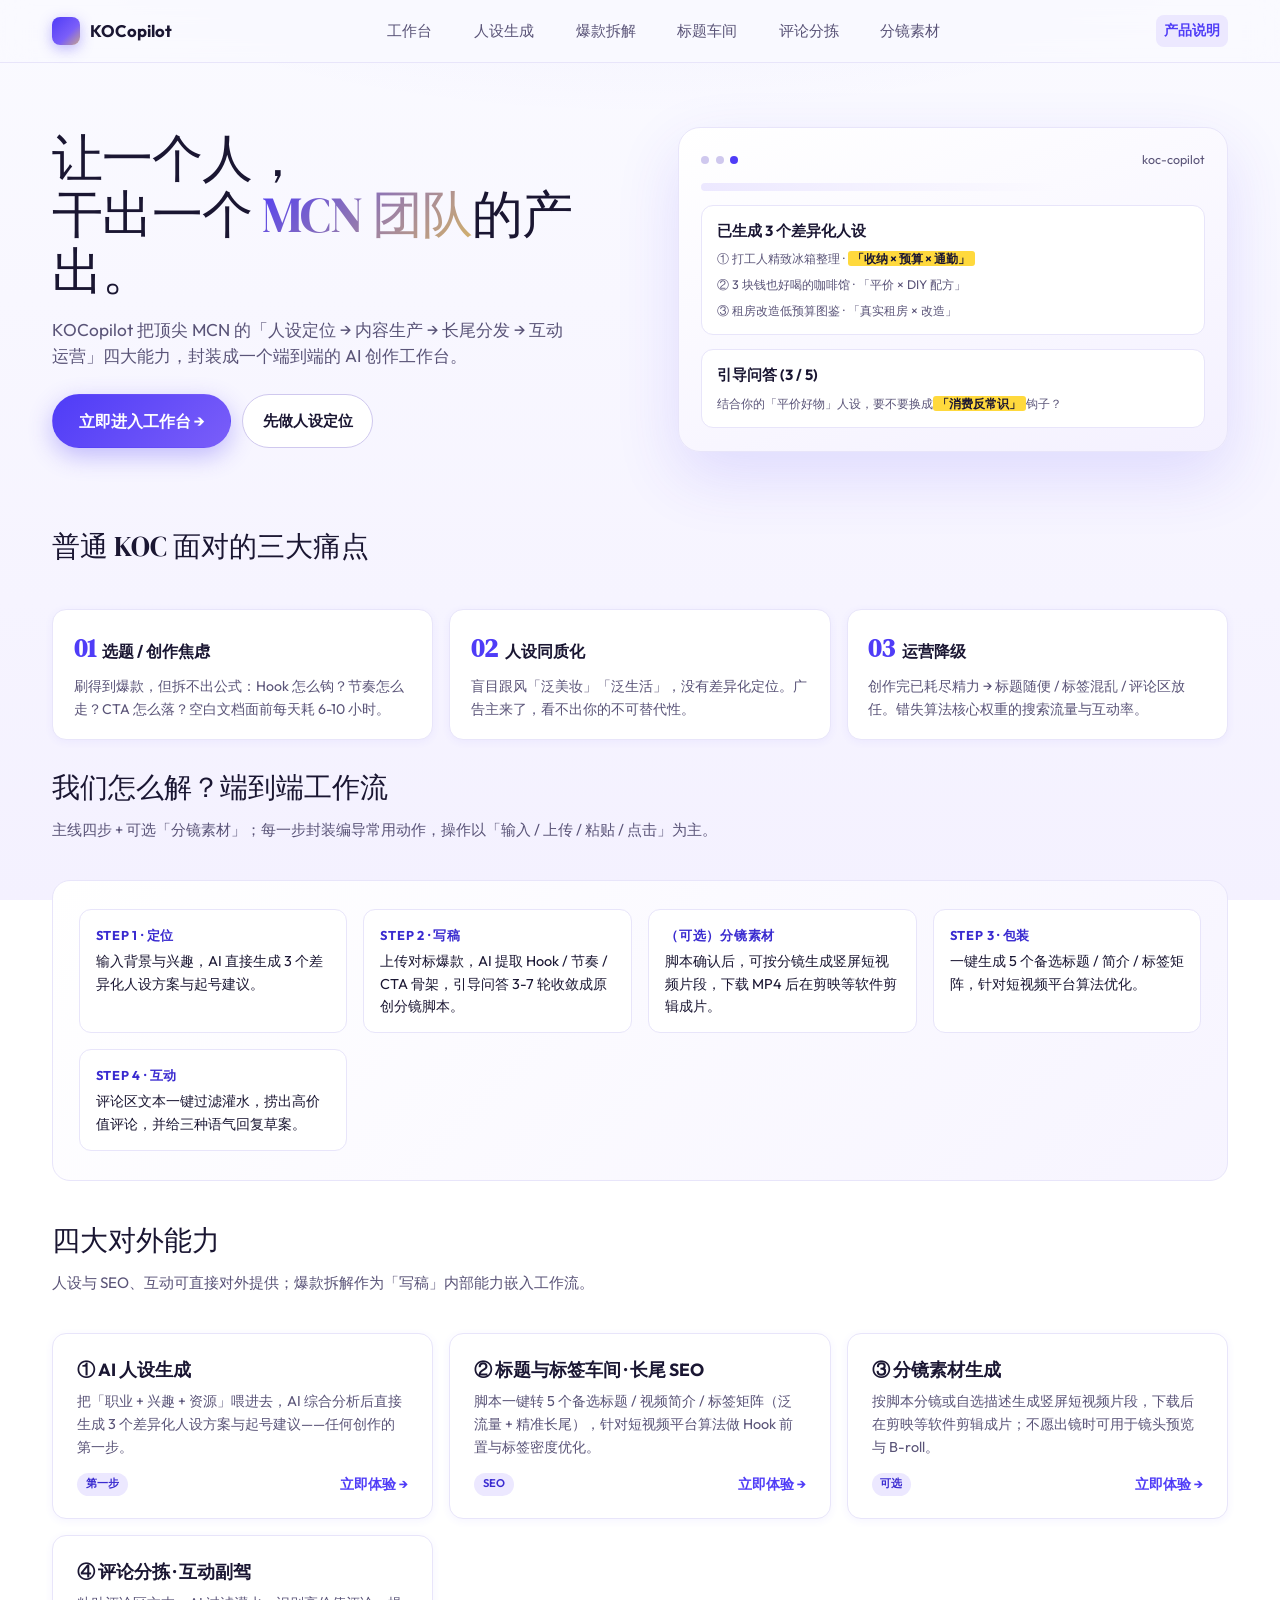
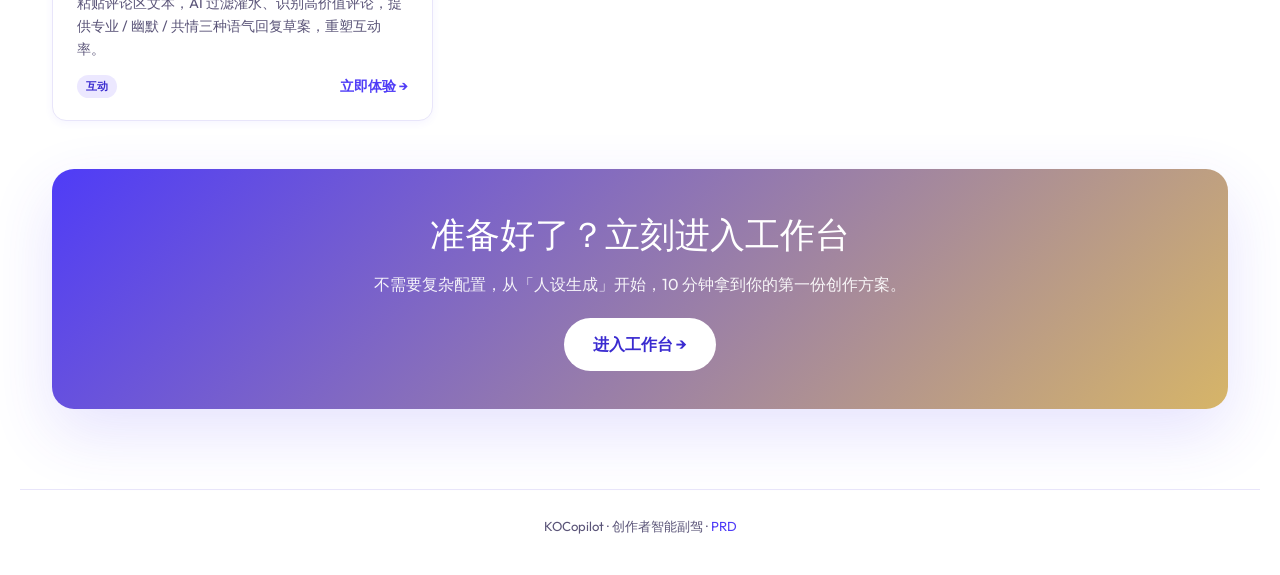
<file: index.html>
<!DOCTYPE html>
<html lang="zh-CN">
  <head>
    <meta charset="UTF-8" />
    <meta name="viewport" content="width=device-width, initial-scale=1.0" />
    <title>KOCopilot — 创作者智能副驾</title>
    <meta
      name="description"
      content="KOCopilot 创作者智能副驾：从人设定位到评论运营的端到端 AI 工作流。"
    />
    <link rel="preconnect" href="https://fonts.googleapis.com" />
    <link rel="preconnect" href="https://fonts.gstatic.com" crossorigin />
    <link
      href="https://fonts.googleapis.com/css2?family=DM+Serif+Display:ital@0;1&family=Outfit:wght@400;500;600;700&display=swap"
      rel="stylesheet"
    />
    <link rel="stylesheet" href="styles.css" />
    <link rel="stylesheet" href="app-screens.css" />
    <style>
      /* landing 专属：长页 hero、特性栏、对比表 */
      .lp-hero {
        padding: 4rem 0 3rem;
        display: grid;
        grid-template-columns: minmax(0, 1.05fr) minmax(0, 1fr);
        gap: 3rem;
        align-items: center;
      }
      @media (max-width: 900px) {
        .lp-hero {
          grid-template-columns: 1fr;
          padding-top: 2.4rem;
        }
      }
      .lp-hero h1 {
        font-family: var(--font-display);
        font-size: clamp(2.2rem, 4vw, 3.2rem);
        font-weight: 400;
        line-height: 1.1;
        margin: 0 0 1.1rem;
        letter-spacing: -0.02em;
      }
      .lp-hero h1 em {
        font-style: normal;
        background: linear-gradient(135deg, var(--primary) 0%, var(--accent) 130%);
        -webkit-background-clip: text;
        background-clip: text;
        -webkit-text-fill-color: transparent;
      }
      .lp-hero p {
        font-size: 1.08rem;
        color: var(--ink-muted);
        margin: 0 0 1.5rem;
        max-width: 32rem;
      }
      .lp-actions {
        display: flex;
        gap: 0.7rem;
        flex-wrap: wrap;
      }
      .lp-actions .btn-primary { padding: 0.85rem 1.6rem; font-size: 1rem; }
      .lp-mock {
        background: linear-gradient(160deg, #fff 0%, #f4f1ff 100%);
        border: 1px solid var(--line);
        border-radius: 22px;
        box-shadow: var(--shadow-lg);
        padding: 1.4rem;
        display: flex;
        flex-direction: column;
        gap: 0.85rem;
      }
      .lp-mock-tab {
        display: flex;
        gap: 0.4rem;
        align-items: center;
      }
      .lp-mock-dot {
        width: 8px;
        height: 8px;
        border-radius: 50%;
        background: var(--line-strong);
      }
      .lp-mock-dot--accent {
        background: var(--primary);
      }
      .lp-mock-line {
        height: 8px;
        border-radius: 4px;
        background: linear-gradient(90deg, var(--primary-100), transparent 70%);
      }
      .lp-mock-card {
        background: #fff;
        border: 1px solid var(--line);
        border-radius: 12px;
        padding: 0.9rem;
        display: flex;
        flex-direction: column;
        gap: 0.4rem;
      }
      .lp-mock-card b {
        font-size: 0.92rem;
      }
      .lp-mock-card span {
        font-size: 0.78rem;
        color: var(--ink-muted);
      }
      .lp-mock-card mark {
        background: var(--accent);
        color: #1a1632;
        padding: 0 0.3rem;
        border-radius: 3px;
        font-weight: 600;
      }
      .lp-pain {
        margin: 2.5rem 0 1.6rem;
        display: grid;
        grid-template-columns: repeat(3, minmax(0, 1fr));
        gap: 1rem;
      }
      @media (max-width: 760px) {
        .lp-pain {
          grid-template-columns: 1fr;
        }
      }
      .lp-pain article {
        padding: 1.2rem 1.3rem;
        border: 1px solid var(--line);
        border-radius: 14px;
        background: var(--surface);
        box-shadow: var(--shadow-sm);
      }
      .lp-pain h3 {
        margin: 0 0 0.4rem;
        font-size: 1rem;
      }
      .lp-pain p {
        margin: 0;
        font-size: 0.88rem;
        color: var(--ink-muted);
        line-height: 1.6;
      }
      .lp-pain .lp-pain-num {
        display: inline-block;
        font-family: var(--font-display);
        font-size: 1.6rem;
        color: var(--primary);
        margin-right: 0.4rem;
      }
      .lp-flow {
        margin: 2.4rem 0;
        padding: 1.8rem 1.6rem;
        background: linear-gradient(135deg, #fff 0%, var(--bg-deep) 130%);
        border: 1px solid var(--line);
        border-radius: 18px;
      }
      .lp-flow ol {
        list-style: none;
        margin: 0;
        padding: 0;
        display: grid;
        grid-template-columns: repeat(4, minmax(0, 1fr));
        gap: 1rem;
      }
      @media (max-width: 900px) {
        .lp-flow ol {
          grid-template-columns: repeat(2, minmax(0, 1fr));
        }
      }
      @media (max-width: 520px) {
        .lp-flow ol {
          grid-template-columns: 1fr;
        }
      }
      .lp-flow ol li {
        padding: 0.95rem 1rem;
        background: #fff;
        border: 1px solid var(--line);
        border-radius: 12px;
        font-size: 0.9rem;
      }
      .lp-flow ol li b {
        display: block;
        font-size: 0.8rem;
        color: var(--primary-700);
        margin-bottom: 0.3rem;
        text-transform: uppercase;
        letter-spacing: 0.06em;
      }
      .lp-modules {
        margin: 2.4rem 0;
        display: grid;
        grid-template-columns: repeat(3, minmax(0, 1fr));
        gap: 1rem;
      }
      @media (max-width: 900px) {
        .lp-modules { grid-template-columns: repeat(2, minmax(0, 1fr)); }
      }
      @media (max-width: 600px) {
        .lp-modules { grid-template-columns: 1fr; }
      }
      .lp-modules article {
        padding: 1.4rem 1.5rem;
        background: var(--surface);
        border: 1px solid var(--line);
        border-radius: 14px;
        box-shadow: var(--shadow-sm);
      }
      .lp-modules h3 {
        margin: 0 0 0.4rem;
        font-size: 1.1rem;
      }
      .lp-modules p {
        margin: 0;
        font-size: 0.9rem;
        color: var(--ink-muted);
        line-height: 1.6;
      }
      .lp-modules .lp-mod-foot {
        margin-top: 0.85rem;
        display: flex;
        justify-content: space-between;
        align-items: center;
      }
      .lp-modules .lp-mod-foot a {
        font-weight: 600;
        font-size: 0.85rem;
      }
      /* Bottom CTA strip */
      .lp-bottom-cta {
        margin: 3rem 0 1rem;
        padding: 2.4rem 2rem;
        text-align: center;
        background: linear-gradient(135deg, var(--primary) 0%, var(--accent) 130%);
        border-radius: 22px;
        color: #fff;
        box-shadow: var(--shadow-lg);
      }
      .lp-bottom-cta h2 {
        font-family: var(--font-display);
        font-size: clamp(1.6rem, 3vw, 2.2rem);
        margin: 0 0 0.6rem;
        font-weight: 400;
        color: #fff;
      }
      .lp-bottom-cta p {
        margin: 0 0 1.3rem;
        opacity: 0.92;
        font-size: 1rem;
      }
      .lp-bottom-cta .btn {
        background: #fff;
        color: var(--primary-700);
        padding: 0.9rem 1.8rem;
        font-size: 1rem;
        font-weight: 600;
        border: none;
      }
      .lp-bottom-cta .btn:hover {
        background: #faf8ff;
      }
    </style>
  </head>
  <body>
    <header class="koc-topbar" role="banner">
      <div class="koc-topbar__inner">
        <a class="koc-brand" href="index.html">KOCopilot</a>
        <nav class="koc-nav" aria-label="主功能">
          <a href="workspace.html">工作台</a>
          <a href="feature-2.html">人设生成</a>
          <a href="feature-1.html">爆款拆解</a>
          <a href="feature-3.html">标题车间</a>
          <a href="feature-4.html">评论分拣</a>
          <a href="feature-5.html">分镜素材</a>
        </nav>
        <div class="koc-nav koc-nav--muted">
          <a href="index.html" aria-current="page">产品说明</a>
        </div>
      </div>
    </header>

    <main id="main">
      <section class="lp-hero">
        <div>
          <h1>让一个人，<br />干出一个 <em>MCN 团队</em>的产出。</h1>
          <p>
            KOCopilot 把顶尖 MCN 的「人设定位 → 内容生产 → 长尾分发 → 互动运营」四大能力，封装成一个端到端的 AI 创作工作台。
          </p>
          <div class="lp-actions">
            <a class="btn btn-primary" href="workspace.html">立即进入工作台 →</a>
            <a class="btn btn-ghost" href="feature-2.html">先做人设定位</a>
          </div>
        </div>

        <aside class="lp-mock" aria-hidden="true">
          <div class="lp-mock-tab">
            <span class="lp-mock-dot"></span>
            <span class="lp-mock-dot"></span>
            <span class="lp-mock-dot lp-mock-dot--accent"></span>
            <span style="margin-left: auto; font-size: 0.78rem; color: var(--ink-muted);">koc-copilot</span>
          </div>
          <div class="lp-mock-line"></div>
          <div class="lp-mock-card">
            <b>已生成 3 个差异化人设</b>
            <span>① 打工人精致冰箱整理 · <mark>「收纳 × 预算 × 通勤」</mark></span>
            <span>② 3 块钱也好喝的咖啡馆 · 「平价 × DIY 配方」</span>
            <span>③ 租房改造低预算图鉴 · 「真实租房 × 改造」</span>
          </div>
          <div class="lp-mock-card">
            <b>引导问答 (3 / 5)</b>
            <span>结合你的「平价好物」人设，要不要换成<mark>「消费反常识」</mark>钩子？</span>
          </div>
        </aside>
      </section>

      <h2 class="koc-sec-title">普通 KOC 面对的三大痛点</h2>
      <div class="lp-pain">
        <article>
          <h3><span class="lp-pain-num">01</span>选题 / 创作焦虑</h3>
          <p>
            刷得到爆款，但拆不出公式：Hook 怎么钩？节奏怎么走？CTA 怎么落？空白文档面前每天耗 6-10 小时。
          </p>
        </article>
        <article>
          <h3><span class="lp-pain-num">02</span>人设同质化</h3>
          <p>
            盲目跟风「泛美妆」「泛生活」，没有差异化定位。广告主来了，看不出你的不可替代性。
          </p>
        </article>
        <article>
          <h3><span class="lp-pain-num">03</span>运营降级</h3>
          <p>
            创作完已耗尽精力 → 标题随便 / 标签混乱 / 评论区放任。错失算法核心权重的搜索流量与互动率。
          </p>
        </article>
      </div>

      <h2 class="koc-sec-title">我们怎么解？端到端工作流</h2>
      <p class="koc-sec-sub">主线四步 + 可选「分镜素材」；每一步封装编导常用动作，操作以「输入 / 上传 / 粘贴 / 点击」为主。</p>
      <section class="lp-flow">
        <ol>
          <li>
            <b>Step 1 · 定位</b>
            输入背景与兴趣，AI 直接生成 3 个差异化人设方案与起号建议。
          </li>
          <li>
            <b>Step 2 · 写稿</b>
            上传对标爆款，AI 提取 Hook / 节奏 / CTA 骨架，引导问答 3-7 轮收敛成原创分镜脚本。
          </li>
          <li>
            <b>（可选）分镜素材</b>
            脚本确认后，可按分镜生成竖屏短视频片段，下载 MP4 后在剪映等软件剪辑成片。
          </li>
          <li>
            <b>Step 3 · 包装</b>
            一键生成 5 个备选标题 / 简介 / 标签矩阵，针对短视频平台算法优化。
          </li>
          <li>
            <b>Step 4 · 互动</b>
            评论区文本一键过滤灌水，捞出高价值评论，并给三种语气回复草案。
          </li>
        </ol>
      </section>

      <h2 class="koc-sec-title">四大对外能力</h2>
      <p class="koc-sec-sub">人设与 SEO、互动可直接对外提供；爆款拆解作为「写稿」内部能力嵌入工作流。</p>
      <div class="lp-modules">
        <article>
          <h3>① AI 人设生成</h3>
          <p>
            把「职业 + 兴趣 + 资源」喂进去，AI 综合分析后直接生成 3 个差异化人设方案与起号建议——任何创作的第一步。
          </p>
          <div class="lp-mod-foot">
            <span class="koc-pill">第一步</span>
            <a href="feature-2.html">立即体验 →</a>
          </div>
        </article>
        <article>
          <h3>② 标题与标签车间 · 长尾 SEO</h3>
          <p>
            脚本一键转 5 个备选标题 / 视频简介 / 标签矩阵（泛流量 + 精准长尾），针对短视频平台算法做 Hook 前置与标签密度优化。
          </p>
          <div class="lp-mod-foot">
            <span class="koc-pill">SEO</span>
            <a href="feature-3.html">立即体验 →</a>
          </div>
        </article>
        <article>
          <h3>③ 分镜素材生成</h3>
          <p>
            按脚本分镜或自选描述生成竖屏短视频片段，下载后在剪映等软件剪辑成片；不愿出镜时可用于镜头预览与 B-roll。
          </p>
          <div class="lp-mod-foot">
            <span class="koc-pill">可选</span>
            <a href="feature-5.html">立即体验 →</a>
          </div>
        </article>
        <article>
          <h3>④ 评论分拣 · 互动副驾</h3>
          <p>
            粘贴评论区文本，AI 过滤灌水、识别高价值评论，提供专业 / 幽默 / 共情三种语气回复草案，重塑互动率。
          </p>
          <div class="lp-mod-foot">
            <span class="koc-pill">互动</span>
            <a href="feature-4.html">立即体验 →</a>
          </div>
        </article>
      </div>

      <section class="lp-bottom-cta">
        <h2>准备好了？立刻进入工作台</h2>
        <p>不需要复杂配置，从「人设生成」开始，10 分钟拿到你的第一份创作方案。</p>
        <a class="btn" href="workspace.html">进入工作台 →</a>
      </section>

    </main>

    <footer class="koc-footer">
      KOCopilot · 创作者智能副驾 ·
      <a href="docs/PRD.md">PRD</a>
    </footer>
  </body>
</html>
</file>
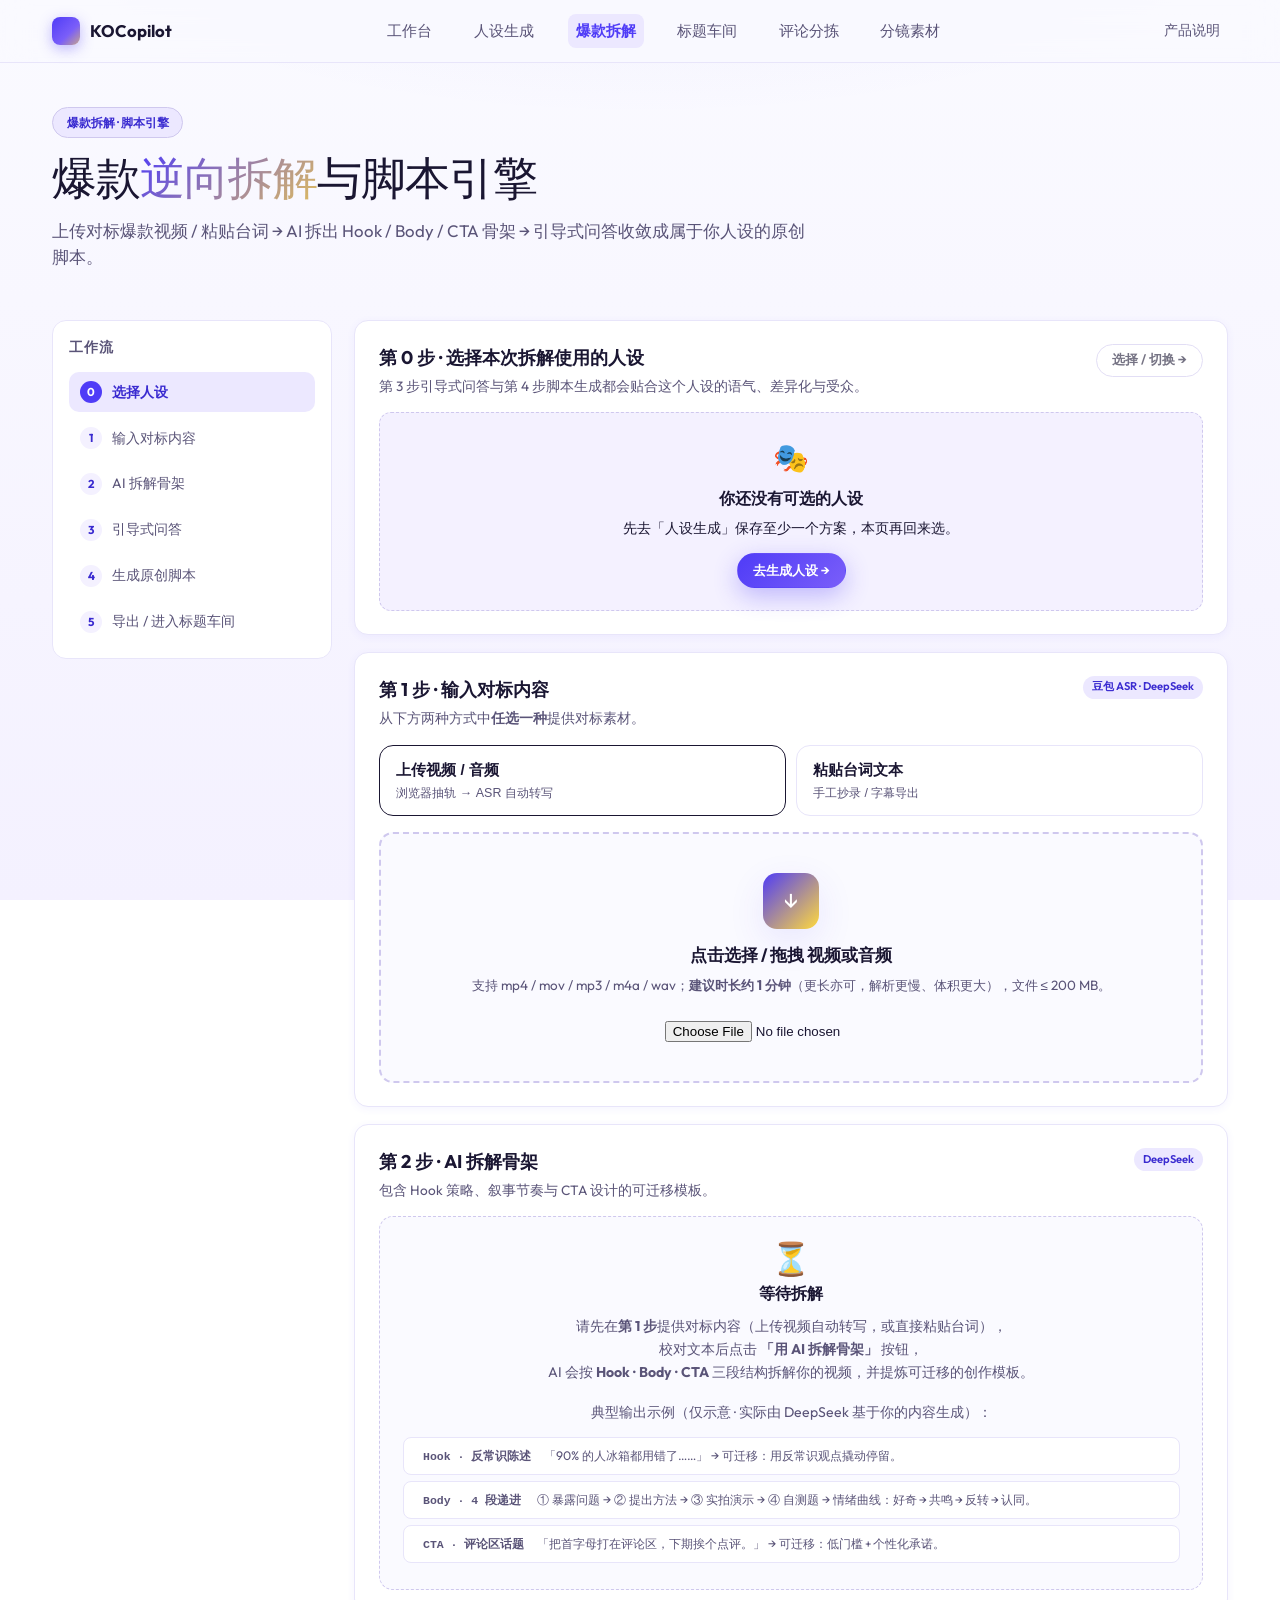
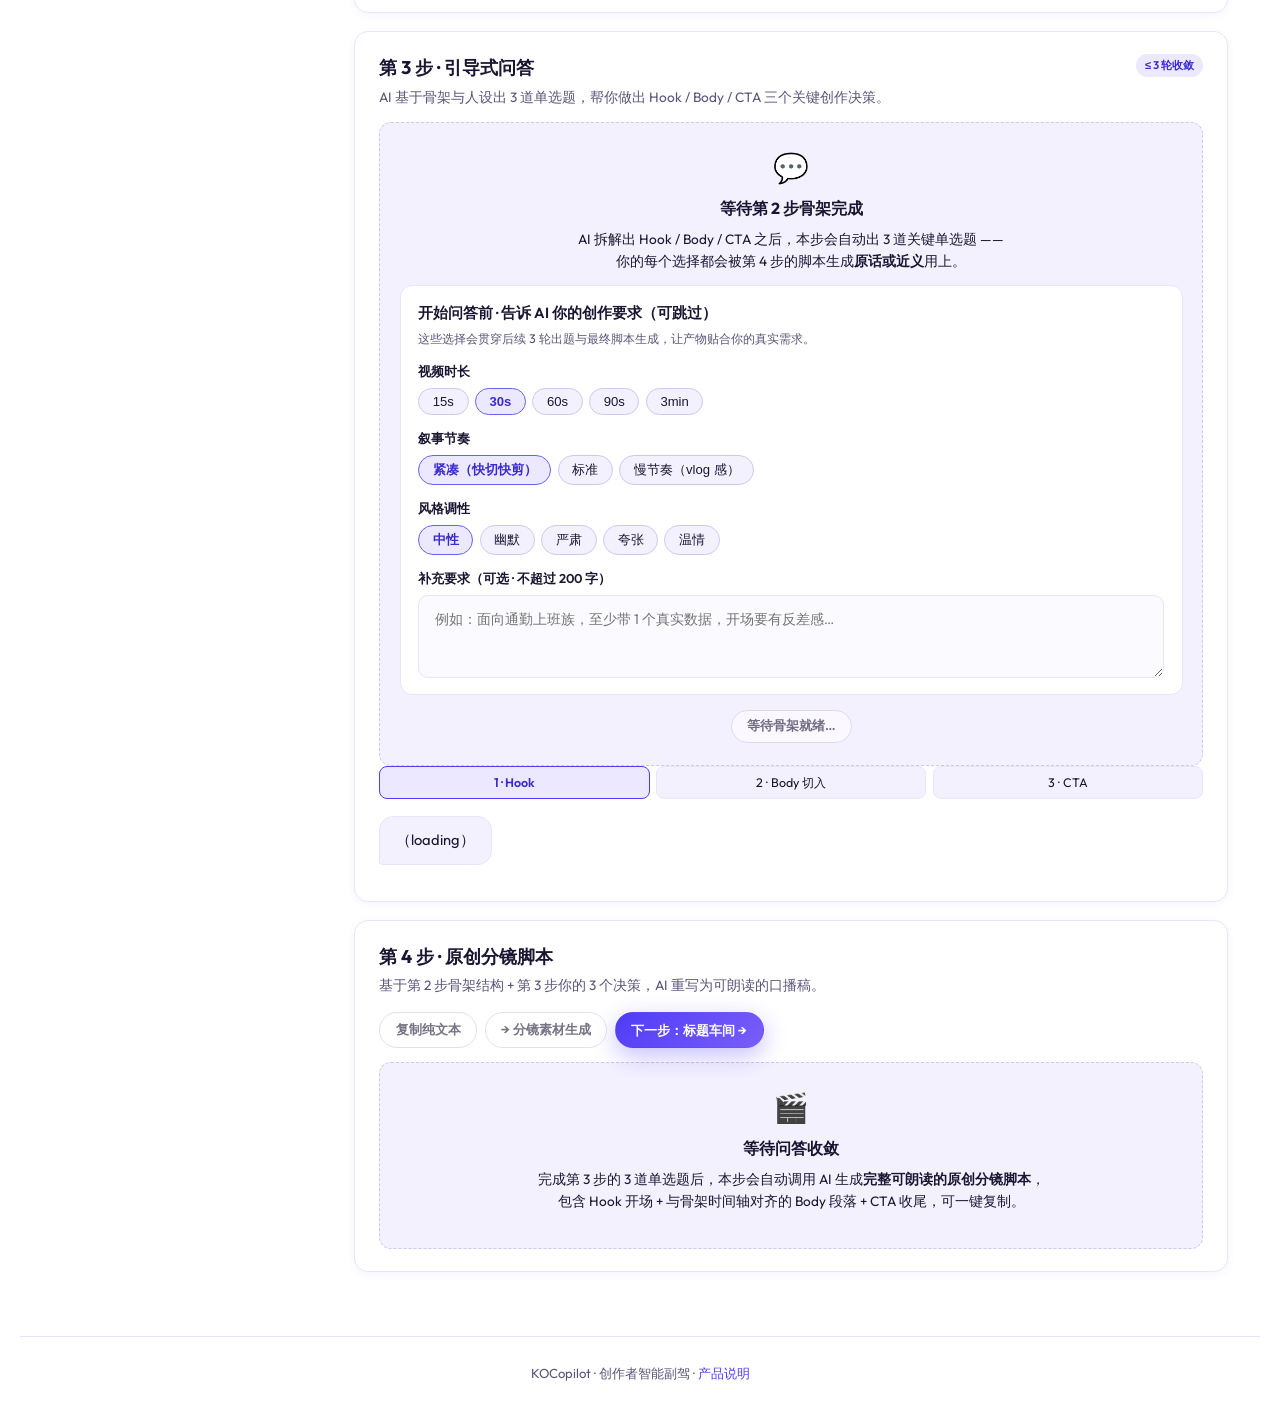
<file: feature-1.html>
<!DOCTYPE html>
<html lang="zh-CN">
  <head>
    <meta charset="UTF-8" />
    <meta name="viewport" content="width=device-width, initial-scale=1.0" />
    <title>爆款拆解工坊 — KOCopilot</title>
    <meta name="description" content="粘贴爆款视频台词，AI 提取 Hook / 节奏 / CTA 骨架，引导式问答生成原创脚本。" />
    <link rel="preconnect" href="https://fonts.googleapis.com" />
    <link rel="preconnect" href="https://fonts.gstatic.com" crossorigin />
    <link
      href="https://fonts.googleapis.com/css2?family=DM+Serif+Display:ital@0;1&family=Outfit:wght@400;500;600;700&display=swap"
      rel="stylesheet"
    />
    <link rel="stylesheet" href="styles.css" />
    <link rel="stylesheet" href="app-screens.css" />
  </head>
  <body>
    <header class="koc-topbar" role="banner">
      <div class="koc-topbar__inner">
        <a class="koc-brand" href="index.html">KOCopilot</a>
        <nav class="koc-nav" aria-label="主功能">
          <a href="workspace.html">工作台</a>
          <a href="feature-2.html">人设生成</a>
          <a href="feature-1.html" aria-current="page">爆款拆解</a>
          <a href="feature-3.html">标题车间</a>
          <a href="feature-4.html">评论分拣</a>
          <a href="feature-5.html">分镜素材</a>
        </nav>
        <div class="koc-nav koc-nav--muted">
          <a href="index.html">产品说明</a>
        </div>
      </div>
    </header>

    <main id="main">
      <header class="koc-hero">
        <span class="koc-badge">爆款拆解 · 脚本引擎</span>
        <h1>爆款<em>逆向拆解</em>与脚本引擎</h1>
        <p class="koc-lead">
          上传对标爆款视频 / 粘贴台词 → AI 拆出 Hook / Body / CTA 骨架 → 引导式问答收敛成属于你人设的原创脚本。
        </p>
      </header>

      <div class="koc-feature">
        <aside class="koc-side" aria-label="工作流">
          <h3>工作流</h3>
          <ul class="koc-steps">
            <li aria-current="step" data-step="0">选择人设</li>
            <li data-step="1">输入对标内容</li>
            <li data-step="2">AI 拆解骨架</li>
            <li data-step="3">引导式问答</li>
            <li data-step="4">生成原创脚本</li>
            <li data-step="5"><a href="feature-3.html" style="color:inherit; text-decoration:none;">导出 / 进入标题车间</a></li>
          </ul>
        </aside>

        <section class="koc-stage">

          <!-- 第 0 步：选择本次拆解使用的人设。
               设计原因：以前 QA / Script 直接在 localStorage 里取「最新一条」人设记录的第一个方案，
               用户没有选择权——一旦保存了多个人设就会拿错语气；此处显式让用户在每次拆解前确认。
               人设由 KOCActivePersona 控制器（interactions.js）持久化到 sessionStorage，
               同一会话内多次拆解保持同一人设；切换标签页/刷新会重置（避免老数据残留）。 -->
          <article class="koc-panel" aria-labelledby="step-persona" data-koc-persona-step>
            <div class="koc-panel__head">
              <div>
                <h2 id="step-persona">第 0 步 · 选择本次拆解使用的人设</h2>
                <p>第 3 步引导式问答与第 4 步脚本生成都会贴合这个人设的语气、差异化与受众。</p>
              </div>
              <button
                class="btn btn-ghost sm"
                type="button"
                data-koc-action="persona-chooser-open"
              >选择 / 切换 →</button>
            </div>

            <!-- 状态切换由 KOCActivePersona 渲染：
                 - 无人设记录 → 显示 [data-koc-persona-empty]（CTA 跳人设生成页）
                 - 已选定    → 显示 [data-koc-persona-active]（人设摘要） -->
            <div class="koc-active-persona" data-koc-persona-card>
              <div class="koc-active-persona__empty" data-koc-persona-empty>
                <div class="koc-active-persona__icon">🎭</div>
                <h4>你还没有可选的人设</h4>
                <p>先去「人设生成」保存至少一个方案，本页再回来选。</p>
                <a class="btn btn-primary sm" href="feature-2.html">去生成人设 →</a>
              </div>
              <div class="koc-active-persona__active" data-koc-persona-active hidden>
                <div class="koc-active-persona__head">
                  <span class="koc-pill" data-koc-persona-name>—</span>
                  <span class="koc-active-persona__score" data-koc-persona-score aria-label="推荐星级"></span>
                  <span class="koc-active-persona__meta" data-koc-persona-meta></span>
                </div>
                <p class="koc-active-persona__diff" data-koc-persona-diff></p>
                <p class="koc-active-persona__rationale" data-koc-persona-rationale></p>
              </div>
            </div>
          </article>

          <article class="koc-panel" aria-labelledby="step-upload">
            <div class="koc-panel__head">
              <div>
                <h2 id="step-upload">第 1 步 · 输入对标内容</h2>
                <p>从下方两种方式中<b>任选一种</b>提供对标素材。</p>
              </div>
              <span class="koc-pill" id="koc-asr-pill">豆包 ASR · DeepSeek</span>
            </div>

            <!-- 二选一 tab：上传视频 vs 粘贴台词 -->
            <div class="koc-input-tabs" role="tablist" aria-label="输入方式">
              <button
                type="button"
                role="tab"
                class="koc-input-tab is-active"
                data-input-tab="video"
                aria-selected="true"
                aria-controls="koc-input-video"
              >
                上传视频 / 音频
                <span class="koc-input-tab__hint">浏览器抽轨 → ASR 自动转写</span>
              </button>
              <button
                type="button"
                role="tab"
                class="koc-input-tab"
                data-input-tab="text"
                aria-selected="false"
                aria-controls="koc-input-text"
              >
                粘贴台词文本
                <span class="koc-input-tab__hint">手工抄录 / 字幕导出</span>
              </button>
            </div>

            <!-- 路径 A：上传视频 / 音频 -->
            <div
              id="koc-input-video"
              class="koc-input-pane is-active"
              role="tabpanel"
              data-input-pane="video"
            >
              <div class="koc-uploader" id="uploader">
                <div class="koc-uploader__icon">↓</div>
                <p class="koc-uploader__title">点击选择 / 拖拽 视频或音频</p>
                <p class="koc-uploader__hint">
                  支持 mp4 / mov / mp3 / m4a / wav；<strong>建议时长约 1 分钟</strong>（更长亦可，解析更慢、体积更大），文件 ≤ 200 MB。
                </p>
                <input
                  id="koc-asr-file"
                  type="file"
                  accept="video/*,audio/*"
                  style="margin-top: 0.6rem;"
                />
                <div id="koc-asr-status" class="koc-asr-status" hidden></div>
              </div>
            </div>

            <!-- 路径 B：粘贴文本 -->
            <div
              id="koc-input-text"
              class="koc-input-pane"
              role="tabpanel"
              data-input-pane="text"
              hidden
            >
              <label
                for="koc-transcript-input"
                style="display:block; font-size:0.85rem; color: var(--ink-muted); margin-bottom: 0.4rem;"
              >
                直接把视频台词粘贴到下方（含 / 不含时间戳均可），AI 会自动识别结构。
              </label>
              <textarea
                id="koc-transcript-input"
                data-koc-transcript
                class="koc-comment-input"
                rows="7"
                placeholder="例如：[00:00] 90% 的人冰箱都用错了... [00:30] 三步法的第一步..."
              ></textarea>
              <div style="display:flex; gap:0.6rem; margin-top:0.6rem; flex-wrap: wrap; align-items:center;">
                <button class="btn btn-primary" type="button" data-koc-action="extract-skeleton">
                  用 AI 拆解骨架
                </button>
                <span style="font-size:0.78rem; color: var(--ink-muted);">
                  · 文本长度 ≥ 20 字，上限约 5 万字（与后端一致）；台词过长时请分段拆解
                </span>
              </div>
            </div>
          </article>

          <article class="koc-panel" aria-labelledby="step-skeleton">
            <div class="koc-panel__head">
              <div>
                <h2 id="step-skeleton">第 2 步 · AI 拆解骨架</h2>
                <p>包含 Hook 策略、叙事节奏与 CTA 设计的可迁移模板。</p>
              </div>
              <span class="koc-pill">DeepSeek</span>
            </div>

            <!-- 空状态：拆解前显示明确指引；点击「用 AI 拆解骨架」后会被
                 interactions.js 的 renderSkeleton 替换为真实的 Hook/Body/CTA
                 卡片（包含可迁移模板）。 -->
            <div class="koc-skeleton-empty" data-koc-skeleton-empty>
              <div class="koc-skeleton-empty__icon">⏳</div>
              <h4>等待拆解</h4>
              <p>
                请先在<b>第 1 步</b>提供对标内容（上传视频自动转写，或直接粘贴台词），
                <br />校对文本后点击 <b>「用 AI 拆解骨架」</b> 按钮，
                <br />AI 会按 <b>Hook · Body · CTA</b> 三段结构拆解你的视频，并提炼可迁移的创作模板。
              </p>
              <p class="koc-skeleton-empty__sample">
                典型输出示例（仅示意 · 实际由 DeepSeek 基于你的内容生成）：
              </p>
              <ul class="koc-skeleton-empty__sample-list">
                <li>
                  <code>Hook · 反常识陈述</code>「90% 的人冰箱都用错了……」 →
                  <em>可迁移：用反常识观点撬动停留。</em>
                </li>
                <li>
                  <code>Body · 4 段递进</code> ① 暴露问题 → ② 提出方法 → ③ 实拍演示 → ④ 自测题 →
                  <em>情绪曲线：好奇 → 共鸣 → 反转 → 认同。</em>
                </li>
                <li>
                  <code>CTA · 评论区话题</code>「把首字母打在评论区，下期挨个点评。」 →
                  <em>可迁移：低门槛 + 个性化承诺。</em>
                </li>
              </ul>
            </div>
          </article>

          <article class="koc-panel" aria-labelledby="step-qa" data-koc-qa-panel>
            <div class="koc-panel__head">
              <div>
                <h2 id="step-qa">第 3 步 · 引导式问答</h2>
                <p>AI 基于骨架与人设出 3 道单选题，帮你做出 Hook / Body / CTA 三个关键创作决策。</p>
              </div>
              <span class="koc-pill" data-koc-qa-pill>≤ 3 轮收敛</span>
            </div>

            <!-- 空状态：尚未拆解骨架 / 未启动问答时显示。
                 状态切换由 interactions.js 的 bindQAFlow 状态机驱动：
                 [empty] → [brief 表单可填] → [running, round=1..3] → [done] → 自动触发脚本生成。

                 brief 表单设计原因（v0.7 起）：
                 - 之前 3 轮单选题虽然能收敛，但用户对「时长 / 节奏 / 风格」缺少前置约束，
                   出现"问答时按 30s 短视频选了选项，最终脚本写了 1200 字"的不一致体验。
                 - 这里在 QA 启动前加一个"创作要求"输入区——chip 快速选择 + 自由补充，
                   填好后这套约束会随每一次 /api/qa/next 与 /api/script/generate 一起透传后端，
                   让出题选项与最终脚本都贴合用户的真实需求。
                 - 表单非必填（"跳过"按钮）——用户什么都不选，等同于以前的默认行为。 -->
            <div class="koc-qa-empty" data-koc-qa-empty>
              <div class="koc-qa-empty__icon">💬</div>
              <h4>等待第 2 步骨架完成</h4>
              <p>
                AI 拆解出 Hook / Body / CTA 之后，本步会自动出 3 道关键单选题 ——
                <br />你的每个选择都会被第 4 步的脚本生成<b>原话或近义</b>用上。
              </p>

              <!-- brief 表单：只有骨架就绪后（KOCQAFlow.activate 调用时）才会取消 hidden -->
              <div class="koc-brief" data-koc-brief hidden>
                <div class="koc-brief__head">
                  <h5>开始问答前 · 告诉 AI 你的创作要求（可跳过）</h5>
                  <p>这些选择会贯穿后续 3 轮出题与最终脚本生成，让产物贴合你的真实需求。</p>
                </div>

                <div class="koc-brief__field">
                  <label>视频时长</label>
                  <div class="koc-brief__chips" role="group" data-koc-brief-group="duration">
                    <button type="button" class="koc-brief__chip" data-koc-brief-value="15s">15s</button>
                    <button type="button" class="koc-brief__chip is-active" data-koc-brief-value="30s">30s</button>
                    <button type="button" class="koc-brief__chip" data-koc-brief-value="60s">60s</button>
                    <button type="button" class="koc-brief__chip" data-koc-brief-value="90s">90s</button>
                    <button type="button" class="koc-brief__chip" data-koc-brief-value="3min">3min</button>
                  </div>
                </div>

                <div class="koc-brief__field">
                  <label>叙事节奏</label>
                  <div class="koc-brief__chips" role="group" data-koc-brief-group="pace">
                    <button type="button" class="koc-brief__chip is-active" data-koc-brief-value="紧凑">紧凑（快切快剪）</button>
                    <button type="button" class="koc-brief__chip" data-koc-brief-value="标准">标准</button>
                    <button type="button" class="koc-brief__chip" data-koc-brief-value="慢节奏">慢节奏（vlog 感）</button>
                  </div>
                </div>

                <div class="koc-brief__field">
                  <label>风格调性</label>
                  <div class="koc-brief__chips" role="group" data-koc-brief-group="style">
                    <button type="button" class="koc-brief__chip is-active" data-koc-brief-value="中性">中性</button>
                    <button type="button" class="koc-brief__chip" data-koc-brief-value="幽默">幽默</button>
                    <button type="button" class="koc-brief__chip" data-koc-brief-value="严肃">严肃</button>
                    <button type="button" class="koc-brief__chip" data-koc-brief-value="夸张">夸张</button>
                    <button type="button" class="koc-brief__chip" data-koc-brief-value="温情">温情</button>
                  </div>
                </div>

                <div class="koc-brief__field">
                  <label for="koc-brief-extra">补充要求（可选 · 不超过 200 字）</label>
                  <textarea
                    id="koc-brief-extra"
                    data-koc-brief-extra
                    class="koc-comment-input"
                    rows="3"
                    maxlength="200"
                    placeholder="例如：面向通勤上班族，至少带 1 个真实数据，开场要有反差感…"
                  ></textarea>
                </div>
              </div>

              <button class="btn btn-ghost sm" type="button" data-koc-action="qa-start" disabled>
                等待骨架就绪…
              </button>
            </div>

            <!-- 进行中：每一轮单题。bindQAFlow 会动态填入 question / options。 -->
            <div class="koc-qa" data-koc-qa-current hidden>
              <div class="koc-qa__progress" data-koc-qa-progress>
                <span class="koc-qa__progress-step is-active" data-step="1">1 · Hook</span>
                <span class="koc-qa__progress-step" data-step="2">2 · Body 切入</span>
                <span class="koc-qa__progress-step" data-step="3">3 · CTA</span>
              </div>
              <div class="koc-qa__bot" data-koc-qa-question>（loading）</div>
              <div class="koc-qa__rationale" data-koc-qa-rationale hidden></div>
              <div class="koc-qa__opts" data-koc-qa-opts></div>
            </div>

            <!-- 已答历史 -->
            <div class="koc-qa-history" data-koc-qa-history hidden>
              <h5>已确认的 3 个决策</h5>
              <ol data-koc-qa-history-list></ol>
            </div>
          </article>

          <article class="koc-panel" aria-labelledby="step-final" data-koc-script-panel>
            <div class="koc-panel__head">
              <div>
                <h2 id="step-final">第 4 步 · 原创分镜脚本</h2>
                <p>基于第 2 步骨架结构 + 第 3 步你的 3 个决策，AI 重写为可朗读的口播稿。</p>
              </div>
              <div style="display: flex; gap: 0.5rem; flex-wrap: wrap;">
                <button class="btn btn-ghost sm" type="button" data-koc-action="copy-script" disabled>复制纯文本</button>
                <button class="btn btn-ghost sm" type="button" data-koc-action="goto-t2v" disabled
                  title="带着原创脚本进入「分镜素材生成」（素材描述默认为脚本全文，可在该页再编辑）">→ 分镜素材生成</button>
                <a class="btn btn-primary sm" href="feature-3.html">下一步：标题车间 →</a>
              </div>
            </div>

            <!-- 空状态：第 3 步未完成时显示 -->
            <div class="koc-script-empty" data-koc-script-empty>
              <div class="koc-script-empty__icon">🎬</div>
              <h4>等待问答收敛</h4>
              <p>
                完成第 3 步的 3 道单选题后，本步会自动调用 AI 生成<b>完整可朗读的原创分镜脚本</b>，
                <br />包含 Hook 开场 + 与骨架时间轴对齐的 Body 段落 + CTA 收尾，可一键复制。
              </p>
            </div>

            <!-- 真实脚本由 renderScript() 注入 -->
            <div class="koc-script" data-koc-script-output hidden></div>
          </article>
        </section>
      </div>
    </main>

    <!-- 人设选择弹窗（第 0 步的「选择 / 切换 →」按钮触发）。
         - 列表数据来源：window.KOCHistory.listPersonas() 中所有记录的 personas[] 平铺
         - 选中方案后写入 sessionStorage["koc.activePersona"]，并触发 KOCActivePersona.render() -->
    <div class="koc-modal" data-koc-persona-modal hidden role="dialog" aria-modal="true" aria-labelledby="persona-modal-title">
      <div class="koc-modal__backdrop" data-koc-action="persona-chooser-close"></div>
      <div class="koc-modal__panel">
        <header class="koc-modal__head">
          <h3 id="persona-modal-title">选择本次拆解使用的人设</h3>
          <button class="koc-modal__close" type="button" data-koc-action="persona-chooser-close" aria-label="关闭">×</button>
        </header>
        <div class="koc-modal__body" data-koc-persona-list>
          <!-- 由 KOCActivePersona.openModal() 渲染 -->
        </div>
        <footer class="koc-modal__foot">
          <span style="font-size: 0.82rem; color: var(--ink-mid);">没有合适的方案？</span>
          <a class="btn btn-ghost sm" href="feature-2.html">去生成新人设 →</a>
        </footer>
      </div>
    </div>

    <footer class="koc-footer">
      KOCopilot · 创作者智能副驾 · <a href="index.html">产品说明</a>
    </footer>
    <script src="api.js" defer></script>
    <script src="koc-history.js" defer></script>
    <script src="interactions.js" defer></script>
    <script type="module" src="asr-uploader.js"></script>
  </body>
</html>
</file>
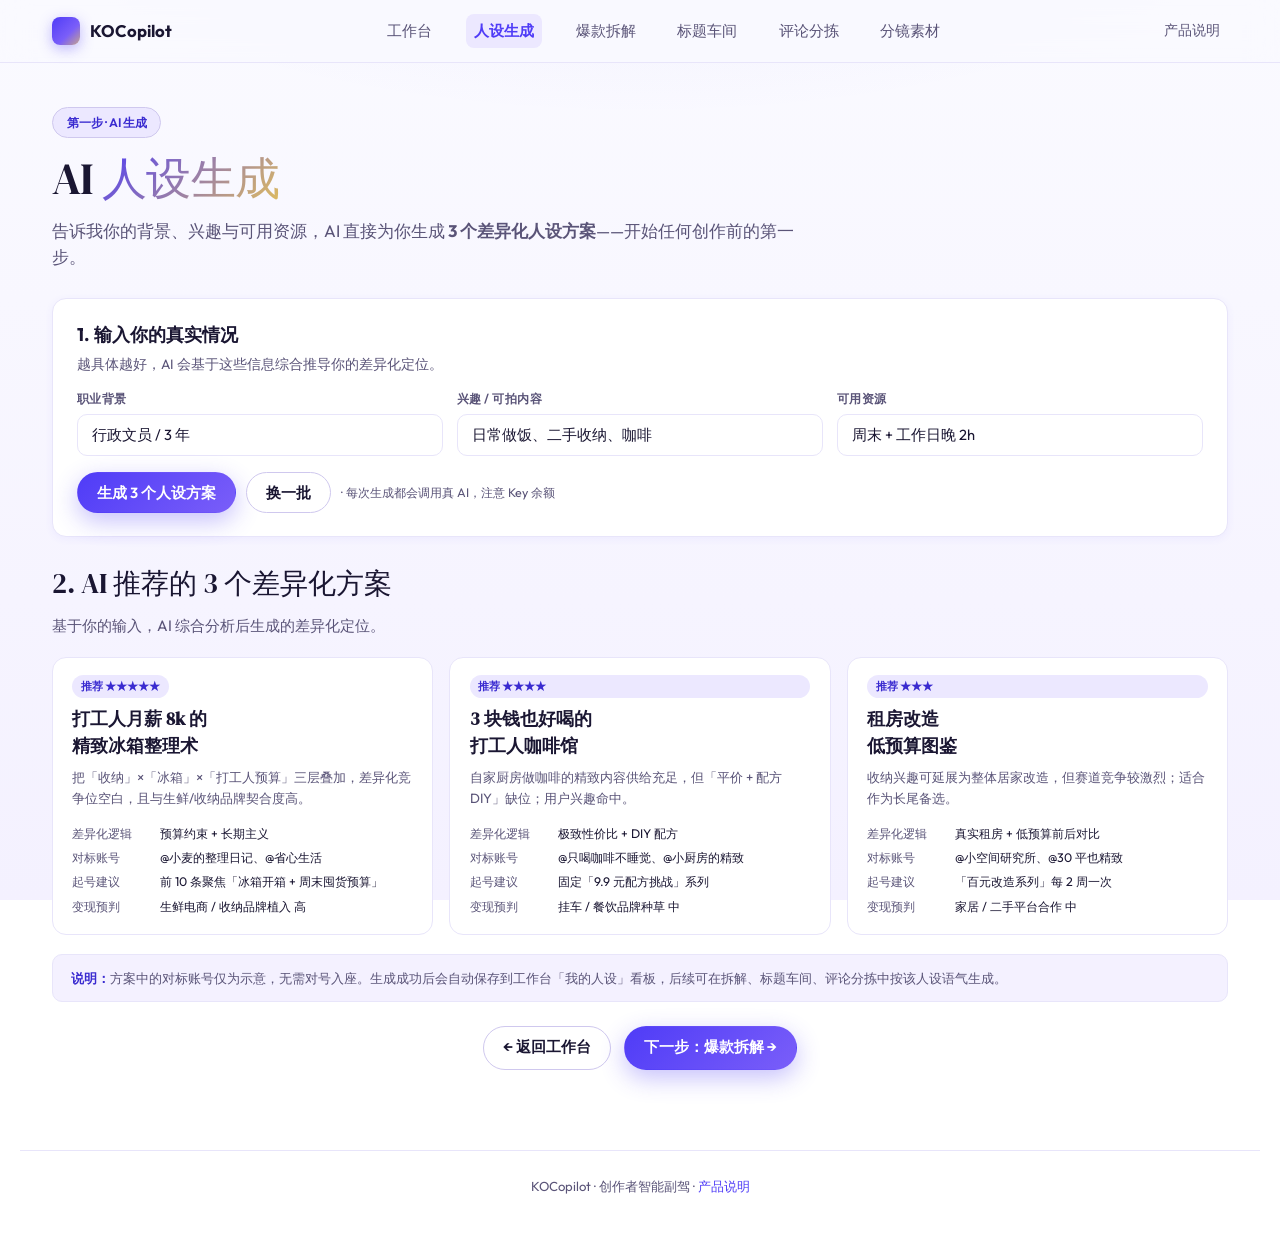
<file: feature-2.html>
<!DOCTYPE html>
<html lang="zh-CN">
  <head>
    <meta charset="UTF-8" />
    <meta name="viewport" content="width=device-width, initial-scale=1.0" />
    <title>AI 人设生成 — KOCopilot</title>
    <meta name="description" content="输入你的背景、兴趣和可用资源，AI 直接生成 3 个差异化人设方案与起号建议。" />
    <link rel="preconnect" href="https://fonts.googleapis.com" />
    <link rel="preconnect" href="https://fonts.gstatic.com" crossorigin />
    <link
      href="https://fonts.googleapis.com/css2?family=DM+Serif+Display:ital@0;1&family=Outfit:wght@400;500;600;700&display=swap"
      rel="stylesheet"
    />
    <link rel="stylesheet" href="styles.css" />
    <link rel="stylesheet" href="app-screens.css" />
  </head>
  <body>
    <header class="koc-topbar" role="banner">
      <div class="koc-topbar__inner">
        <a class="koc-brand" href="index.html">KOCopilot</a>
        <nav class="koc-nav" aria-label="主功能">
          <a href="workspace.html">工作台</a>
          <a href="feature-2.html" aria-current="page">人设生成</a>
          <a href="feature-1.html">爆款拆解</a>
          <a href="feature-3.html">标题车间</a>
          <a href="feature-4.html">评论分拣</a>
          <a href="feature-5.html">分镜素材</a>
        </nav>
        <div class="koc-nav koc-nav--muted">
          <a href="index.html">产品说明</a>
        </div>
      </div>
    </header>

    <main id="main">
      <header class="koc-hero">
        <span class="koc-badge">第一步 · AI 生成</span>
        <h1>AI <em>人设生成</em></h1>
        <p class="koc-lead">
          告诉我你的背景、兴趣与可用资源，AI 直接为你生成
          <b>3 个差异化人设方案</b>——开始任何创作前的第一步。
        </p>
      </header>

      <article class="koc-panel">
        <div class="koc-panel__head">
          <div>
            <h2>1. 输入你的真实情况</h2>
            <p>越具体越好，AI 会基于这些信息综合推导你的差异化定位。</p>
          </div>
        </div>

        <div class="koc-form-grid">
          <div class="koc-field">
            <label for="bg">职业背景</label>
            <input id="bg" type="text" value="行政文员 / 3 年" />
          </div>
          <div class="koc-field">
            <label for="hobby">兴趣 / 可拍内容</label>
            <input id="hobby" type="text" value="日常做饭、二手收纳、咖啡" />
          </div>
          <div class="koc-field">
            <label for="resource">可用资源</label>
            <input id="resource" type="text" value="周末 + 工作日晚 2h" />
          </div>
        </div>

        <div style="display: flex; gap: 0.6rem; flex-wrap: wrap;">
          <button class="btn btn-primary" type="button">生成 3 个人设方案</button>
          <button class="btn btn-ghost" type="button">换一批</button>
          <span style="font-size: 0.78rem; color: var(--ink-muted); align-self: center;">
            · 每次生成都会调用真 AI，注意 Key 余额
          </span>
        </div>
      </article>

      <h2 class="koc-sec-title">2. AI 推荐的 3 个差异化方案</h2>
      <p class="koc-sec-sub">基于你的输入，AI 综合分析后生成的差异化定位。</p>

      <div class="koc-personas">
        <article class="koc-persona">
          <span class="koc-pill" style="align-self: flex-start;">推荐 ★★★★★</span>
          <h4>打工人月薪 8k 的<br />精致冰箱整理术</h4>
          <p class="koc-persona__why">
            把「收纳」×「冰箱」×「打工人预算」三层叠加，差异化竞争位空白，且与生鲜/收纳品牌契合度高。
          </p>
          <dl>
            <dt>差异化逻辑</dt>
            <dd>预算约束 + 长期主义</dd>
            <dt>对标账号</dt>
            <dd>@小麦的整理日记、@省心生活</dd>
            <dt>起号建议</dt>
            <dd>前 10 条聚焦「冰箱开箱 + 周末囤货预算」</dd>
            <dt>变现预判</dt>
            <dd>生鲜电商 / 收纳品牌植入 高</dd>
          </dl>
        </article>

        <article class="koc-persona">
          <span class="koc-pill">推荐 ★★★★</span>
          <h4>3 块钱也好喝的<br />打工人咖啡馆</h4>
          <p class="koc-persona__why">
            自家厨房做咖啡的精致内容供给充足，但「平价 + 配方 DIY」缺位；用户兴趣命中。
          </p>
          <dl>
            <dt>差异化逻辑</dt>
            <dd>极致性价比 + DIY 配方</dd>
            <dt>对标账号</dt>
            <dd>@只喝咖啡不睡觉、@小厨房的精致</dd>
            <dt>起号建议</dt>
            <dd>固定「9.9 元配方挑战」系列</dd>
            <dt>变现预判</dt>
            <dd>挂车 / 餐饮品牌种草 中</dd>
          </dl>
        </article>

        <article class="koc-persona">
          <span class="koc-pill">推荐 ★★★</span>
          <h4>租房改造<br />低预算图鉴</h4>
          <p class="koc-persona__why">
            收纳兴趣可延展为整体居家改造，但赛道竞争较激烈；适合作为长尾备选。
          </p>
          <dl>
            <dt>差异化逻辑</dt>
            <dd>真实租房 + 低预算前后对比</dd>
            <dt>对标账号</dt>
            <dd>@小空间研究所、@30 平也精致</dd>
            <dt>起号建议</dt>
            <dd>「百元改造系列」每 2 周一次</dd>
            <dt>变现预判</dt>
            <dd>家居 / 二手平台合作 中</dd>
          </dl>
        </article>
      </div>

      <div class="koc-disclaimer">
        <b>说明：</b>方案中的对标账号仅为示意，无需对号入座。生成成功后会自动保存到工作台「我的人设」看板，后续可在拆解、标题车间、评论分拣中按该人设语气生成。
      </div>

      <p style="margin-top:1.5rem; text-align:center;">
        <a class="btn btn-ghost" href="workspace.html">← 返回工作台</a>
        <a class="btn btn-primary" href="feature-1.html" style="margin-left:0.6rem;">下一步：爆款拆解 →</a>
      </p>
    </main>

    <footer class="koc-footer">
      KOCopilot · 创作者智能副驾 · <a href="index.html">产品说明</a>
    </footer>
    <script src="api.js" defer></script>
    <script src="koc-history.js" defer></script>
    <script src="koc-persona-editor.js" defer></script>
    <script src="interactions.js" defer></script>
  </body>
</html>
</file>
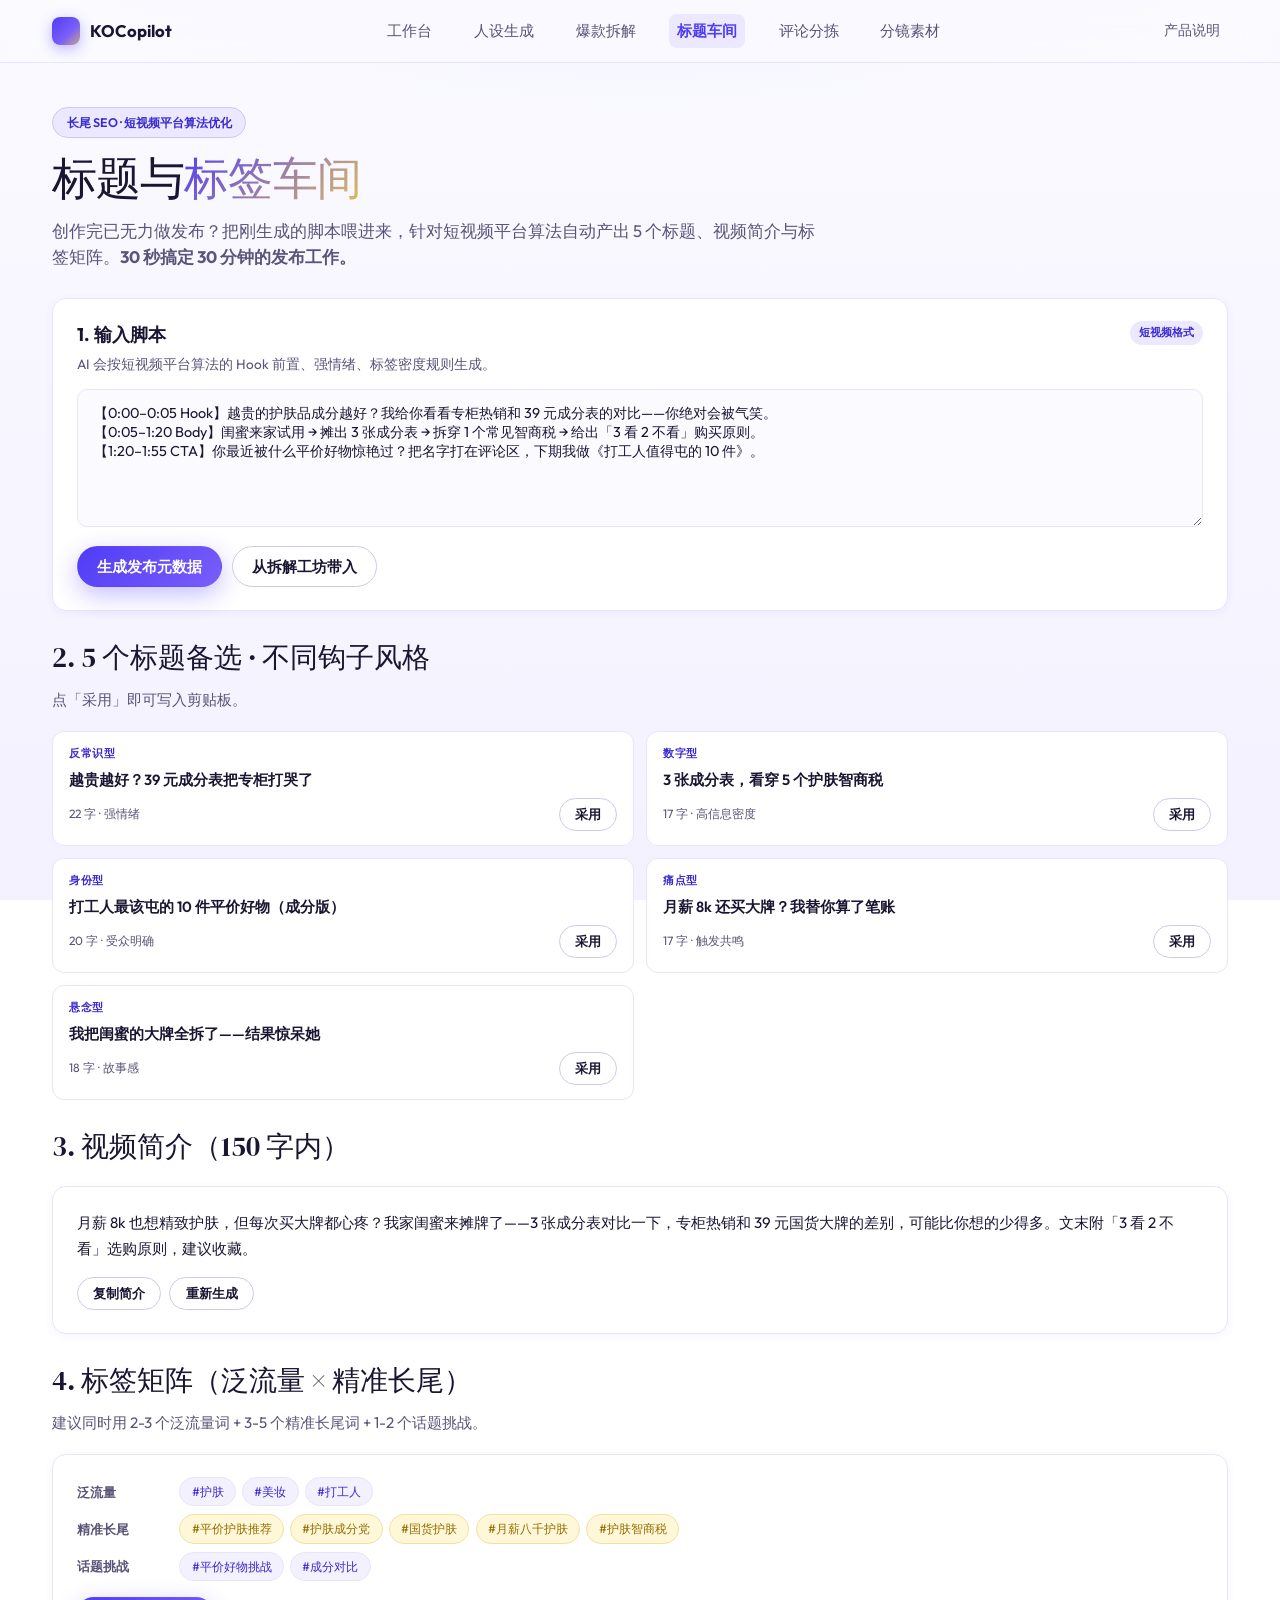
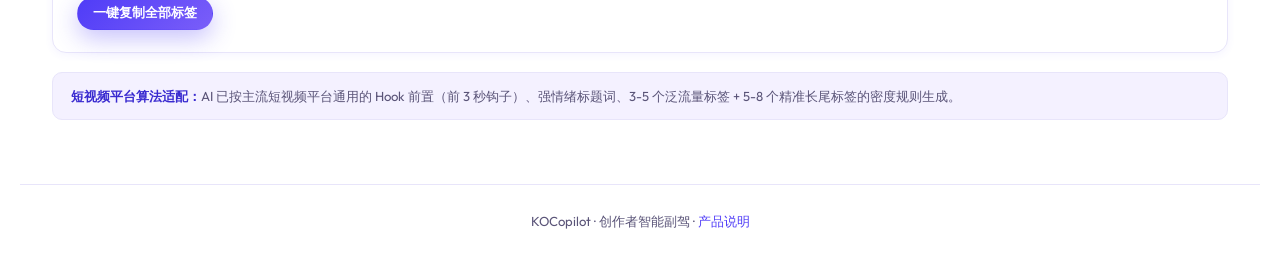
<file: feature-3.html>
<!DOCTYPE html>
<html lang="zh-CN">
  <head>
    <meta charset="UTF-8" />
    <meta name="viewport" content="width=device-width, initial-scale=1.0" />
    <title>标题与标签车间 — KOCopilot</title>
    <meta name="description" content="把脚本一键转成发布所需的标题/简介/标签矩阵，最大化长尾搜索曝光。" />
    <link rel="preconnect" href="https://fonts.googleapis.com" />
    <link rel="preconnect" href="https://fonts.gstatic.com" crossorigin />
    <link
      href="https://fonts.googleapis.com/css2?family=DM+Serif+Display:ital@0;1&family=Outfit:wght@400;500;600;700&display=swap"
      rel="stylesheet"
    />
    <link rel="stylesheet" href="styles.css" />
    <link rel="stylesheet" href="app-screens.css" />
  </head>
  <body>
    <header class="koc-topbar" role="banner">
      <div class="koc-topbar__inner">
        <a class="koc-brand" href="index.html">KOCopilot</a>
        <nav class="koc-nav" aria-label="主功能">
          <a href="workspace.html">工作台</a>
          <a href="feature-2.html">人设生成</a>
          <a href="feature-1.html">爆款拆解</a>
          <a href="feature-3.html" aria-current="page">标题车间</a>
          <a href="feature-4.html">评论分拣</a>
          <a href="feature-5.html">分镜素材</a>
        </nav>
        <div class="koc-nav koc-nav--muted">
          <a href="index.html">产品说明</a>
        </div>
      </div>
    </header>

    <main id="main">
      <header class="koc-hero">
        <span class="koc-badge">长尾 SEO · 短视频平台算法优化</span>
        <h1>标题与<em>标签车间</em></h1>
        <p class="koc-lead">
          创作完已无力做发布？把刚生成的脚本喂进来，针对短视频平台算法自动产出 5 个标题、视频简介与标签矩阵。<b>30 秒搞定 30 分钟的发布工作。</b>
        </p>
      </header>

      <article class="koc-panel">
        <div class="koc-panel__head">
          <div>
            <h2>1. 输入脚本</h2>
            <p>AI 会按短视频平台算法的 Hook 前置、强情绪、标签密度规则生成。</p>
          </div>
          <span class="koc-pill">短视频格式</span>
        </div>

        <textarea class="koc-comment-input" rows="6" aria-label="脚本输入">
【0:00–0:05 Hook】越贵的护肤品成分越好？我给你看看专柜热销和 39 元成分表的对比——你绝对会被气笑。
【0:05–1:20 Body】闺蜜来家试用 → 摊出 3 张成分表 → 拆穿 1 个常见智商税 → 给出「3 看 2 不看」购买原则。
【1:20–1:55 CTA】你最近被什么平价好物惊艳过？把名字打在评论区，下期我做《打工人值得屯的 10 件》。
        </textarea>

        <div style="display: flex; gap: 0.6rem; flex-wrap: wrap; margin-top: 0.8rem;">
          <button class="btn btn-primary" type="button">生成发布元数据</button>
          <button class="btn btn-ghost" type="button">从拆解工坊带入</button>
        </div>
      </article>

      <h2 class="koc-sec-title">2. 5 个标题备选 · 不同钩子风格</h2>
      <p class="koc-sec-sub">点「采用」即可写入剪贴板。</p>

      <div class="koc-output-grid">
        <article class="koc-output-card">
          <span class="koc-output-card__type">反常识型</span>
          <p class="koc-output-card__text">越贵越好？39 元成分表把专柜打哭了</p>
          <div class="koc-output-card__bar">
            <span>22 字 · 强情绪</span>
            <button class="btn btn-ghost sm" type="button">采用</button>
          </div>
        </article>
        <article class="koc-output-card">
          <span class="koc-output-card__type">数字型</span>
          <p class="koc-output-card__text">3 张成分表，看穿 5 个护肤智商税</p>
          <div class="koc-output-card__bar">
            <span>17 字 · 高信息密度</span>
            <button class="btn btn-ghost sm" type="button">采用</button>
          </div>
        </article>
        <article class="koc-output-card">
          <span class="koc-output-card__type">身份型</span>
          <p class="koc-output-card__text">打工人最该屯的 10 件平价好物（成分版）</p>
          <div class="koc-output-card__bar">
            <span>20 字 · 受众明确</span>
            <button class="btn btn-ghost sm" type="button">采用</button>
          </div>
        </article>
        <article class="koc-output-card">
          <span class="koc-output-card__type">痛点型</span>
          <p class="koc-output-card__text">月薪 8k 还买大牌？我替你算了笔账</p>
          <div class="koc-output-card__bar">
            <span>17 字 · 触发共鸣</span>
            <button class="btn btn-ghost sm" type="button">采用</button>
          </div>
        </article>
        <article class="koc-output-card">
          <span class="koc-output-card__type">悬念型</span>
          <p class="koc-output-card__text">我把闺蜜的大牌全拆了——结果惊呆她</p>
          <div class="koc-output-card__bar">
            <span>18 字 · 故事感</span>
            <button class="btn btn-ghost sm" type="button">采用</button>
          </div>
        </article>
      </div>

      <h2 class="koc-sec-title">3. 视频简介（150 字内）</h2>

      <article class="koc-panel">
        <p style="margin: 0; font-size: 0.95rem; line-height: 1.7;">
          月薪 8k 也想精致护肤，但每次买大牌都心疼？我家闺蜜来摊牌了——3 张成分表对比一下，专柜热销和 39 元国货大牌的差别，可能比你想的少得多。文末附「3 看 2 不看」选购原则，建议收藏。
        </p>
        <div style="display: flex; gap: 0.5rem; margin-top: 1rem;">
          <button class="btn btn-ghost sm" type="button">复制简介</button>
          <button class="btn btn-ghost sm" type="button" title="按当前脚本重跑：标题/简介/标签会一起刷新">重新生成</button>
        </div>
      </article>

      <h2 class="koc-sec-title">4. 标签矩阵（泛流量 × 精准长尾）</h2>
      <p class="koc-sec-sub">建议同时用 2-3 个泛流量词 + 3-5 个精准长尾词 + 1-2 个话题挑战。</p>

      <article class="koc-panel">
        <div class="koc-tag-cluster">
          <div class="koc-tag-cluster__row">
            <b>泛流量</b>
            <span class="koc-tag">#护肤</span>
            <span class="koc-tag">#美妆</span>
            <span class="koc-tag">#打工人</span>
          </div>
          <div class="koc-tag-cluster__row">
            <b>精准长尾</b>
            <span class="koc-tag koc-tag--accent">#平价护肤推荐</span>
            <span class="koc-tag koc-tag--accent">#护肤成分党</span>
            <span class="koc-tag koc-tag--accent">#国货护肤</span>
            <span class="koc-tag koc-tag--accent">#月薪八千护肤</span>
            <span class="koc-tag koc-tag--accent">#护肤智商税</span>
          </div>
          <div class="koc-tag-cluster__row">
            <b>话题挑战</b>
            <span class="koc-tag">#平价好物挑战</span>
            <span class="koc-tag">#成分对比</span>
          </div>
        </div>
        <div style="display: flex; gap: 0.5rem; margin-top: 1rem;">
          <button class="btn btn-primary sm" type="button">一键复制全部标签</button>
        </div>
      </article>

      <div class="koc-disclaimer">
        <b>短视频平台算法适配：</b>AI 已按主流短视频平台通用的 Hook 前置（前 3 秒钩子）、强情绪标题词、3-5 个泛流量标签 + 5-8 个精准长尾标签的密度规则生成。
      </div>
    </main>

    <footer class="koc-footer">
      KOCopilot · 创作者智能副驾 · <a href="index.html">产品说明</a>
    </footer>
    <script src="api.js" defer></script>
    <script src="koc-history.js" defer></script>
    <script src="interactions.js" defer></script>
  </body>
</html>
</file>
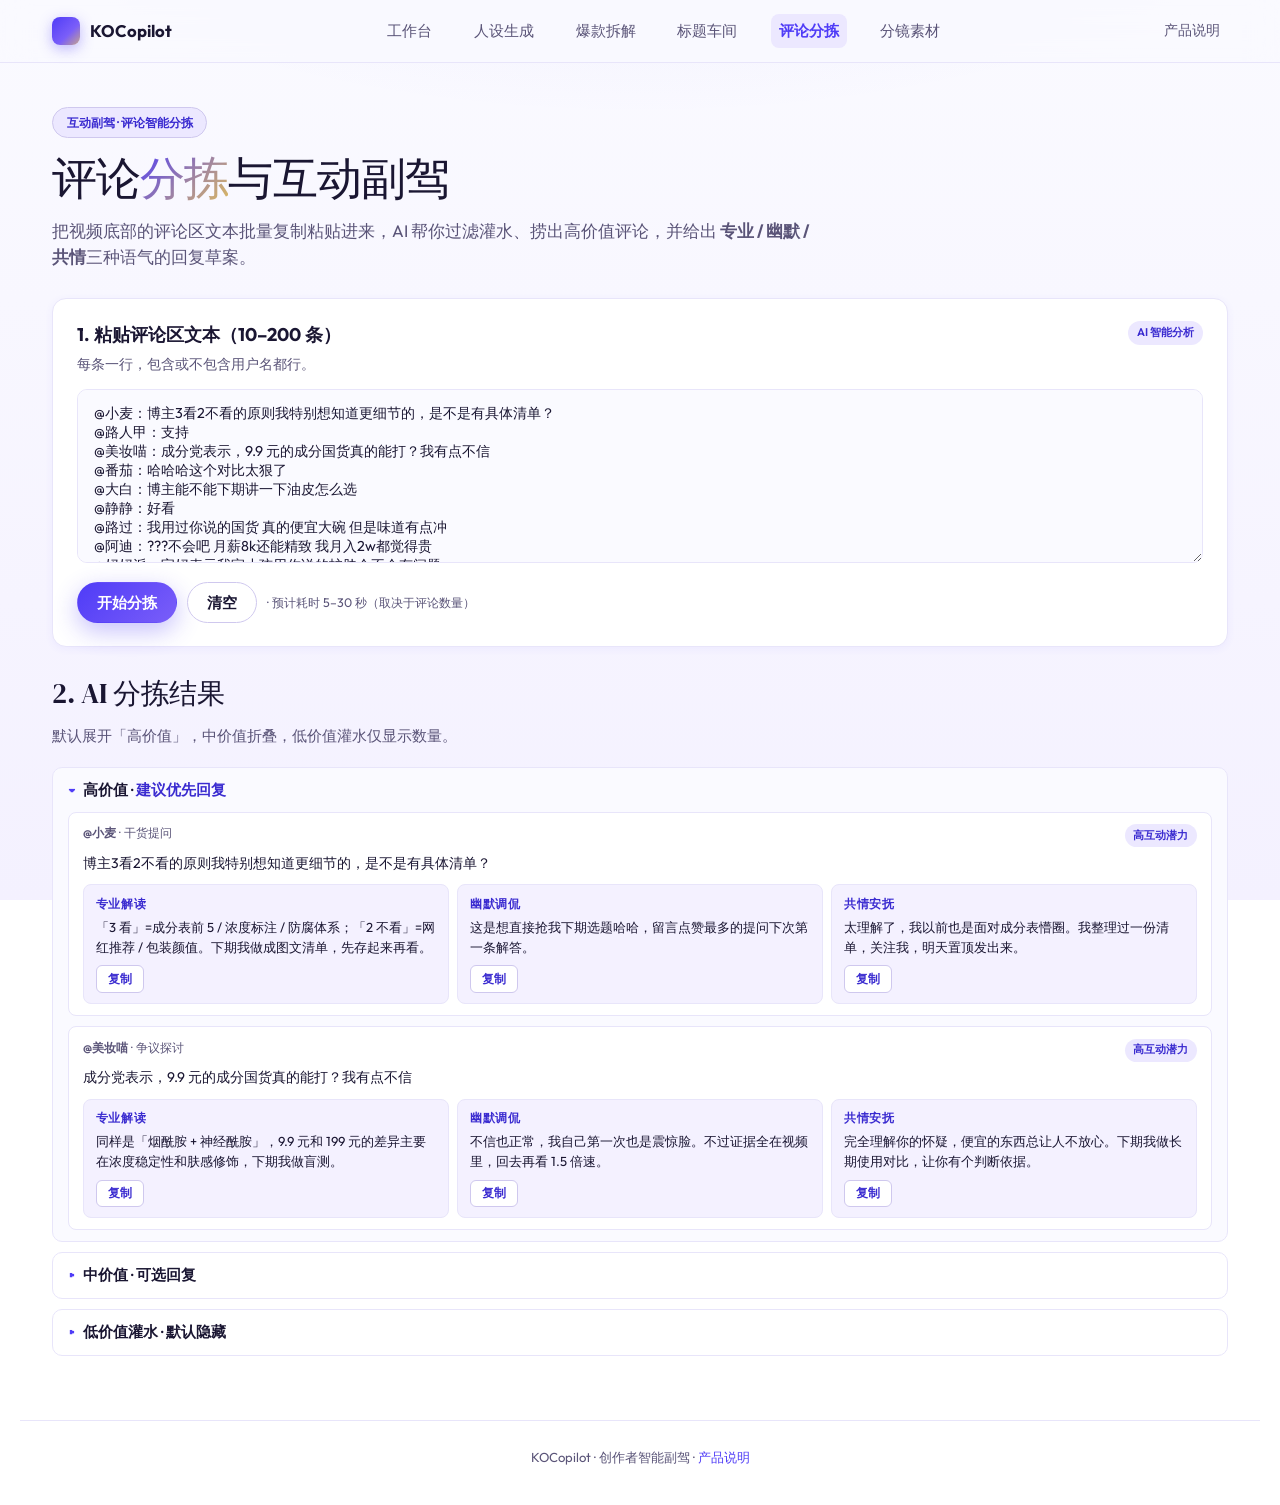
<file: feature-4.html>
<!DOCTYPE html>
<html lang="zh-CN">
  <head>
    <meta charset="UTF-8" />
    <meta name="viewport" content="width=device-width, initial-scale=1.0" />
    <title>评论分拣副驾 — KOCopilot</title>
    <meta name="description" content="把评论区文本批量粘贴进来，AI 过滤灌水、识别高价值评论，并提供三种语气回复草案。" />
    <link rel="preconnect" href="https://fonts.googleapis.com" />
    <link rel="preconnect" href="https://fonts.gstatic.com" crossorigin />
    <link
      href="https://fonts.googleapis.com/css2?family=DM+Serif+Display:ital@0;1&family=Outfit:wght@400;500;600;700&display=swap"
      rel="stylesheet"
    />
    <link rel="stylesheet" href="styles.css" />
    <link rel="stylesheet" href="app-screens.css" />
  </head>
  <body>
    <header class="koc-topbar" role="banner">
      <div class="koc-topbar__inner">
        <a class="koc-brand" href="index.html">KOCopilot</a>
        <nav class="koc-nav" aria-label="主功能">
          <a href="workspace.html">工作台</a>
          <a href="feature-2.html">人设生成</a>
          <a href="feature-1.html">爆款拆解</a>
          <a href="feature-3.html">标题车间</a>
          <a href="feature-4.html" aria-current="page">评论分拣</a>
          <a href="feature-5.html">分镜素材</a>
        </nav>
        <div class="koc-nav koc-nav--muted">
          <a href="index.html">产品说明</a>
        </div>
      </div>
    </header>

    <main id="main">
      <header class="koc-hero">
        <span class="koc-badge">互动副驾 · 评论智能分拣</span>
        <h1>评论<em>分拣</em>与互动副驾</h1>
        <p class="koc-lead">
          把视频底部的评论区文本批量复制粘贴进来，AI 帮你过滤灌水、捞出高价值评论，并给出
          <b>专业 / 幽默 / 共情</b>三种语气的回复草案。
        </p>
      </header>

      <article class="koc-panel">
        <div class="koc-panel__head">
          <div>
            <h2>1. 粘贴评论区文本（10–200 条）</h2>
            <p>每条一行，包含或不包含用户名都行。</p>
          </div>
          <span class="koc-pill">AI 智能分析</span>
        </div>

        <textarea class="koc-comment-input" rows="8" aria-label="评论文本">
@小麦：博主3看2不看的原则我特别想知道更细节的，是不是有具体清单？
@路人甲：支持
@美妆喵：成分党表示，9.9 元的成分国货真的能打？我有点不信
@番茄：哈哈哈这个对比太狠了
@大白：博主能不能下期讲一下油皮怎么选
@静静：好看
@路过：我用过你说的国货 真的便宜大碗 但是味道有点冲
@阿迪：???不会吧 月薪8k还能精致 我月入2w都觉得贵
@妈妈派：宝妈表示我家小孩用你说的护肤会不会有问题
@阳光：再来一个
@潇潇：太对了，我之前也踩过雷
        </textarea>

        <div style="display: flex; gap: 0.6rem; flex-wrap: wrap; margin-top: 0.8rem;">
          <button class="btn btn-primary" type="button">开始分拣</button>
          <button class="btn btn-ghost" type="button">清空</button>
          <span style="font-size: 0.78rem; color: var(--ink-muted); align-self: center;">
            · 预计耗时 5–30 秒（取决于评论数量）
          </span>
        </div>
      </article>

      <h2 class="koc-sec-title">2. AI 分拣结果</h2>
      <p class="koc-sec-sub">默认展开「高价值」，中价值折叠，低价值灌水仅显示数量。</p>

      <div class="koc-bucket">
        <details open>
          <summary>
            高价值 · <span style="color: var(--primary-700);">建议优先回复</span>
          </summary>

          <article class="koc-comment">
            <div class="koc-comment__meta">
              <span><b>@小麦</b> · 干货提问</span>
              <span class="koc-pill">高互动潜力</span>
            </div>
            <p class="koc-comment__text">
              博主3看2不看的原则我特别想知道更细节的，是不是有具体清单？
            </p>
            <div class="koc-replies">
              <div class="koc-reply">
                <h5>专业解读</h5>
                <p>「3 看」=成分表前 5 / 浓度标注 / 防腐体系；「2 不看」=网红推荐 / 包装颜值。下期我做成图文清单，先存起来再看。</p>
                <button type="button">复制</button>
              </div>
              <div class="koc-reply">
                <h5>幽默调侃</h5>
                <p>这是想直接抢我下期选题哈哈，留言点赞最多的提问下次第一条解答。</p>
                <button type="button">复制</button>
              </div>
              <div class="koc-reply">
                <h5>共情安抚</h5>
                <p>太理解了，我以前也是面对成分表懵圈。我整理过一份清单，关注我，明天置顶发出来。</p>
                <button type="button">复制</button>
              </div>
            </div>
          </article>

          <article class="koc-comment">
            <div class="koc-comment__meta">
              <span><b>@美妆喵</b> · 争议探讨</span>
              <span class="koc-pill">高互动潜力</span>
            </div>
            <p class="koc-comment__text">
              成分党表示，9.9 元的成分国货真的能打？我有点不信
            </p>
            <div class="koc-replies">
              <div class="koc-reply">
                <h5>专业解读</h5>
                <p>同样是「烟酰胺 + 神经酰胺」，9.9 元和 199 元的差异主要在浓度稳定性和肤感修饰，下期我做盲测。</p>
                <button type="button">复制</button>
              </div>
              <div class="koc-reply">
                <h5>幽默调侃</h5>
                <p>不信也正常，我自己第一次也是震惊脸。不过证据全在视频里，回去再看 1.5 倍速。</p>
                <button type="button">复制</button>
              </div>
              <div class="koc-reply">
                <h5>共情安抚</h5>
                <p>完全理解你的怀疑，便宜的东西总让人不放心。下期我做长期使用对比，让你有个判断依据。</p>
                <button type="button">复制</button>
              </div>
            </div>
          </article>
        </details>

        <details>
          <summary>中价值 · 可选回复</summary>
          <p style="font-size: 0.85rem; color: var(--ink-muted); margin: 0.5rem 0;">
            点击「开始分拣」后，AI 会把中价值评论列在这里。
          </p>
        </details>

        <details>
          <summary>低价值灌水 · 默认隐藏</summary>
          <p style="font-size: 0.85rem; color: var(--ink-muted); margin: 0.5rem 0;">
            灌水/无意义评论只显示数量，不展示内容，避免干扰决策。
          </p>
        </details>
      </div>

    </main>

    <footer class="koc-footer">
      KOCopilot · 创作者智能副驾 · <a href="index.html">产品说明</a>
    </footer>
    <script src="api.js" defer></script>
    <script src="koc-history.js" defer></script>
    <script src="interactions.js" defer></script>
  </body>
</html>
</file>
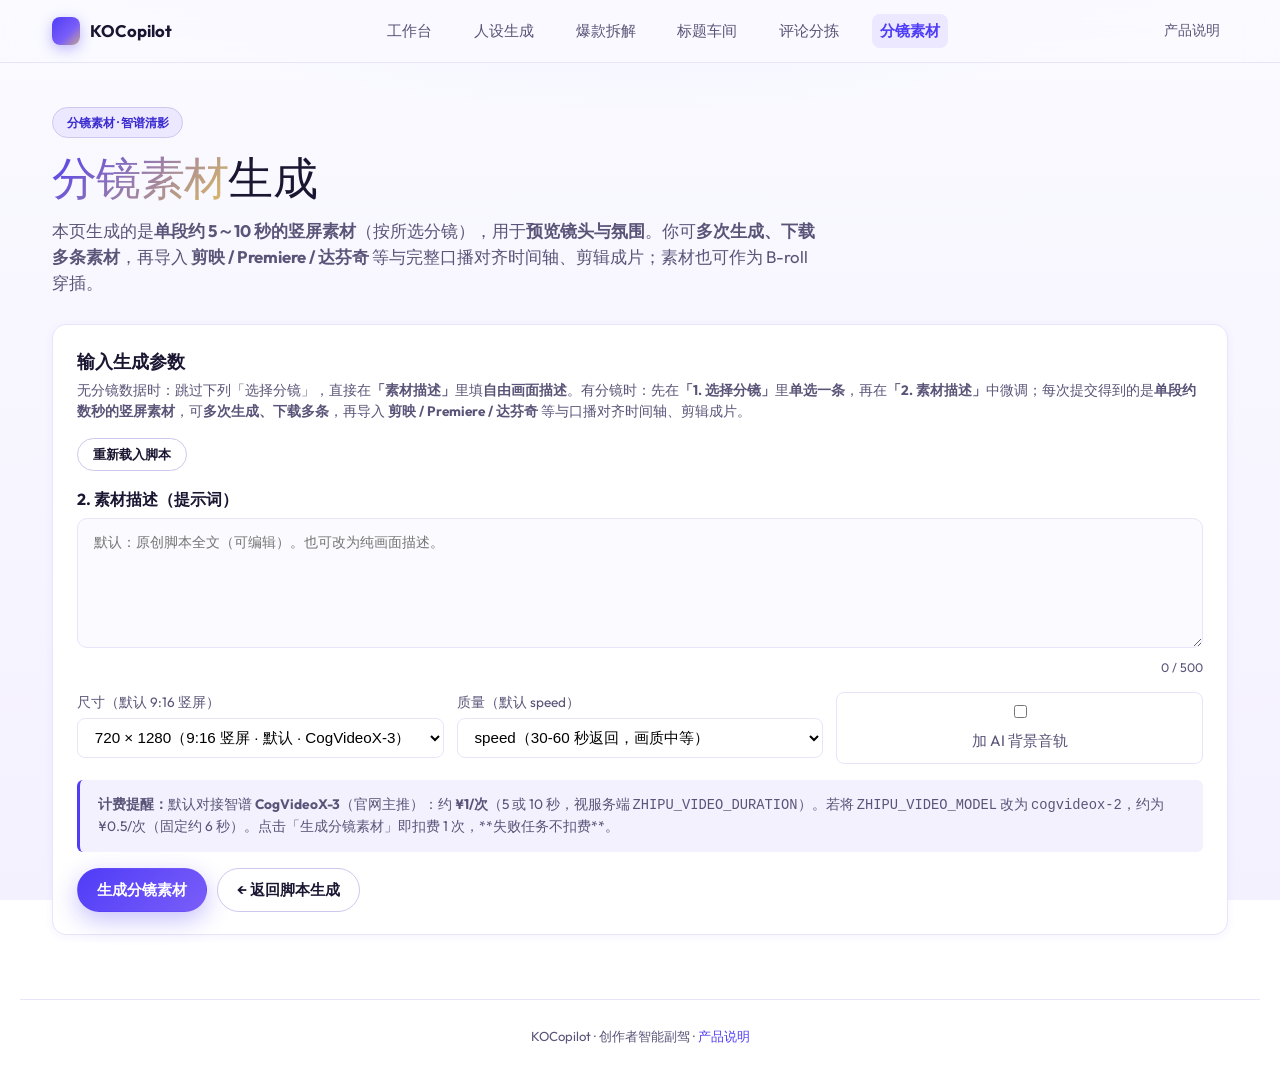
<file: feature-5.html>
<!DOCTYPE html>
<html lang="zh-CN">
  <head>
    <meta charset="UTF-8" />
    <meta name="viewport" content="width=device-width, initial-scale=1.0" />
    <title>分镜素材生成 — KOCopilot</title>
    <meta
      name="description"
      content="按脚本分镜生成若干秒竖屏素材短片（智谱清影 CogVideoX-3），下载后可导入剪映等工具剪辑成片。"
    />
    <link rel="preconnect" href="https://fonts.googleapis.com" />
    <link rel="preconnect" href="https://fonts.gstatic.com" crossorigin />
    <link
      href="https://fonts.googleapis.com/css2?family=DM+Serif+Display:ital@0;1&family=Outfit:wght@400;500;600;700&display=swap"
      rel="stylesheet"
    />
    <link rel="stylesheet" href="styles.css" />
    <link rel="stylesheet" href="app-screens.css" />
    <style>
      /* feature-5 专属补丁——本页不需要复用，行内放置避免污染全局 */
      .t2v-form-row {
        display: grid;
        grid-template-columns: repeat(auto-fit, minmax(180px, 1fr));
        gap: 0.8rem;
        margin: 0.9rem 0;
      }
      .t2v-form-row label {
        display: flex;
        flex-direction: column;
        gap: 0.3rem;
        font-size: 0.85rem;
        color: var(--ink-muted);
      }
      .t2v-form-row select,
      .t2v-form-row .t2v-checkbox {
        font-size: 0.95rem;
        padding: 0.6rem 0.8rem;
        border: 1px solid var(--line);
        border-radius: 8px;
        background: var(--surface);
      }
      .t2v-form-row .t2v-checkbox {
        display: flex;
        gap: 0.5rem;
        align-items: center;
      }
      .t2v-counter {
        text-align: right;
        font-size: 0.78rem;
        color: var(--ink-muted);
        margin-top: 0.2rem;
      }
      .t2v-loading {
        text-align: center;
        padding: 3rem 1rem;
      }
      .t2v-loading .t2v-spinner {
        width: 56px;
        height: 56px;
        border-radius: 50%;
        border: 5px solid var(--line);
        border-top-color: var(--primary);
        animation: t2vSpin 1s linear infinite;
        margin: 0 auto 1.4rem;
      }
      @keyframes t2vSpin {
        to {
          transform: rotate(360deg);
        }
      }
      .t2v-meta {
        display: flex;
        justify-content: center;
        gap: 1.2rem;
        flex-wrap: wrap;
        font-size: 0.85rem;
        color: var(--ink-muted);
      }
      .t2v-meta code {
        background: var(--bg-deep);
        padding: 0 0.35rem;
        border-radius: 4px;
        font-size: 0.78rem;
        color: var(--ink);
      }
      .t2v-result-video {
        display: block;
        width: 100%;
        max-width: 480px;
        margin: 0 auto 1rem;
        background: #000;
        border-radius: 14px;
        box-shadow: var(--shadow-lg);
      }
      .t2v-error {
        background: linear-gradient(135deg, #fff 0%, #fef2f2 100%);
        border: 1px solid #fecaca;
        padding: 1.4rem;
        border-radius: 14px;
        color: #991b1b;
      }
      .t2v-tips {
        background: var(--bg-deep);
        border-left: 3px solid var(--primary);
        padding: 0.9rem 1.1rem;
        margin: 1rem 0;
        border-radius: 6px;
        font-size: 0.86rem;
        color: var(--ink-muted);
      }
      .t2v-segments {
        margin: 1rem 0 1.2rem;
        padding: 1rem 1.1rem;
        border-radius: 12px;
        border: 1px dashed var(--line-strong);
        background: linear-gradient(135deg, var(--bg-deep) 0%, #fff 120%);
      }
      .t2v-segments__title {
        margin: 0 0 0.4rem;
        font-size: 1rem;
      }
      .t2v-segments__sub {
        margin: 0 0 0.85rem;
        font-size: 0.86rem;
        color: var(--ink-muted);
        line-height: 1.55;
      }
      .t2v-shot-radios {
        display: flex;
        flex-direction: column;
        gap: 0.5rem;
      }
      .t2v-shot-row {
        display: flex;
        align-items: flex-start;
        gap: 0.55rem;
        padding: 0.55rem 0.65rem;
        border-radius: 8px;
        border: 1px solid var(--line);
        background: var(--surface);
        cursor: pointer;
      }
      .t2v-shot-row:has(input:checked) {
        border-color: var(--primary);
        background: linear-gradient(135deg, #fff 0%, var(--bg-deep) 100%);
      }
      .t2v-shot-row input {
        margin-top: 0.2rem;
        flex-shrink: 0;
      }
      .t2v-shot-row label {
        flex: 1;
        font-size: 0.86rem;
        line-height: 1.45;
        cursor: pointer;
        color: var(--ink);
      }
      .t2v-shot-row .t2v-shot-meta {
        display: block;
        font-size: 0.78rem;
        color: var(--ink-muted);
        margin-top: 0.25rem;
        white-space: pre-wrap;
        word-break: break-word;
      }
      .t2v-segments__hint {
        margin: 0.75rem 0 0;
        font-size: 0.82rem;
        color: var(--primary-700);
      }
    </style>
  </head>
  <body>
    <header class="koc-topbar" role="banner">
      <div class="koc-topbar__inner">
        <a class="koc-brand" href="index.html">KOCopilot</a>
        <nav class="koc-nav" aria-label="主功能">
          <a href="workspace.html">工作台</a>
          <a href="feature-2.html">人设生成</a>
          <a href="feature-1.html">爆款拆解</a>
          <a href="feature-3.html">标题车间</a>
          <a href="feature-4.html">评论分拣</a>
          <a href="feature-5.html" aria-current="page">分镜素材</a>
        </nav>
        <div class="koc-nav koc-nav--muted">
          <a href="index.html">产品说明</a>
        </div>
      </div>
    </header>

    <main id="main">
      <header class="koc-hero">
        <span class="koc-badge">分镜素材 · 智谱清影</span>
        <h1><em>分镜素材</em>生成</h1>
        <p class="koc-lead">
          本页生成的是<strong>单段约 5～10 秒的竖屏素材</strong>（按所选分镜），用于<strong>预览镜头与氛围</strong>。你可<strong>多次生成、下载多条素材</strong>，再导入 <b>剪映 / Premiere / 达芬奇</b> 等与完整口播对齐时间轴、剪辑成片；素材也可作为 B-roll 穿插。
        </p>
      </header>

      <!-- ============================================================ -->
      <!-- 阶段 1：输入提示词                                          -->
      <!-- ============================================================ -->
      <article class="koc-panel" data-koc-stage="input" hidden>
        <div class="koc-panel__head">
          <div>
            <h2>输入生成参数</h2>
            <p>
              无分镜数据时：跳过下列「选择分镜」，直接在<strong>「素材描述」</strong>里填<strong>自由画面描述</strong>。有分镜时：先在<strong>「1. 选择分镜」</strong>里<strong>单选一条</strong>，再在<strong>「2. 素材描述」</strong>中微调；每次提交得到的是<strong>单段约数秒的竖屏素材</strong>，可<strong>多次生成、下载多条</strong>，再导入 <strong>剪映 / Premiere / 达芬奇</strong> 等与口播对齐时间轴、剪辑成片。
            </p>
          </div>
          <button
            class="btn btn-ghost sm"
            type="button"
            data-koc-action="import-script"
            title="重新读取最近一次原创脚本，填充素材描述（提示词）"
          >重新载入脚本</button>
        </div>

        <div class="t2v-segments" id="t2v-segment-panel" hidden>
          <h3 class="t2v-segments__title">1. 选择分镜（演示模式）</h3>
          <p class="t2v-segments__sub">
            从脚本拆出的 <strong>Hook / 各分镜 / CTA</strong> 中<strong>单选一条</strong>；提交时由服务端拼接<strong>固定系统提示词</strong>，并请求智谱 <strong>cogvideox-3</strong> 生成<strong>约 5～10 秒竖屏素材</strong>，用于<strong>镜头与氛围预览</strong>。完整口播请在剪辑软件里与多条素材拼接。
          </p>
          <div id="t2v-shot-radios" class="t2v-shot-radios" role="radiogroup" aria-label="分镜列表"></div>
          <p class="t2v-segments__hint" id="t2v-shot-mode-hint" hidden>
            当前为<strong>分镜演示</strong>：下方文本框为所选分镜的<strong>描述原文</strong>（可微调），请勿删光。
          </p>
        </div>

        <h3 class="t2v-segments__title" style="margin-top: 1rem">2. 素材描述（提示词）</h3>
        <textarea
          id="t2v-prompt"
          class="koc-comment-input"
          rows="5"
          placeholder="默认：原创脚本全文（可编辑）。也可改为纯画面描述。"
          maxlength="500"
          aria-label="素材描述（提示词）"
        ></textarea>
        <div class="t2v-counter">
          <span data-koc-prompt-counter>0 / 500</span>
        </div>

        <div class="t2v-form-row">
          <label>
            尺寸（默认 9:16 竖屏）
            <select id="t2v-size">
              <option value="720x1280" selected>720 × 1280（9:16 竖屏 · 默认 · CogVideoX-3）</option>
              <option value="1080x1920">1080 × 1920（9:16 竖屏 · 1080P）</option>
              <option value="1280x720">1280 × 720（16:9 横屏）</option>
              <option value="1920x1080">1920 × 1080（16:9 横屏 · 1080P）</option>
              <option value="1024x1024">1024 × 1024（1:1 方屏）</option>
              <option value="2048x1080">2048 × 1080（宽银幕）</option>
              <option value="3840x2160">3840 × 2160（4K）</option>
              <option value="960x1280">960 × 1280（9:16 · 仅 cogvideox-2 / flash）</option>
              <option value="1280x960">1280 × 960（4:3 · 仅 cogvideox-2 / flash）</option>
              <option value="720x480">720 × 480（标清 · 仅 cogvideox-2 / flash）</option>
            </select>
          </label>
          <label>
            质量（默认 speed）
            <select id="t2v-quality">
              <option value="speed" selected>speed（30-60 秒返回，画质中等）</option>
              <option value="quality">quality（60-120 秒返回，画质更稳）</option>
            </select>
          </label>
          <label class="t2v-checkbox">
            <input type="checkbox" id="t2v-with-audio" />
            <span>加 AI 背景音轨</span>
          </label>
        </div>

        <div class="t2v-tips">
          <b>计费提醒：</b>默认对接智谱 <strong>CogVideoX-3</strong>（官网主推）：约 <strong>¥1/次</strong>（5 或 10 秒，视服务端 <code>ZHIPU_VIDEO_DURATION</code>）。若将 <code>ZHIPU_VIDEO_MODEL</code> 改为 <code>cogvideox-2</code>，约为 ¥0.5/次（固定约 6 秒）。点击「生成分镜素材」即扣费 1 次，**失败任务不扣费**。
        </div>

        <div style="display: flex; gap: 0.6rem; flex-wrap: wrap; margin-top: 1rem;">
          <button class="btn btn-primary" type="button" data-koc-action="start-generate">生成分镜素材</button>
          <a class="btn btn-ghost" href="feature-1.html">← 返回脚本生成</a>
        </div>
      </article>

      <!-- ============================================================ -->
      <!-- 阶段 2：任务进行中                                            -->
      <!-- ============================================================ -->
      <article class="koc-panel" data-koc-stage="loading" hidden>
        <div class="t2v-loading">
          <div class="t2v-spinner" aria-hidden="true"></div>
          <h2 style="margin: 0 0 0.5rem;">分镜素材生成中…</h2>
          <p style="margin: 0 0 1.4rem; color: var(--ink-muted);">
            CogVideoX-3 平均 30–120 秒返回；高峰时段更长。请保持本页打开。
          </p>
          <div class="t2v-meta">
            <span>已耗时 <b data-koc-elapsed>0s</b></span>
            <span>提供方：<code data-koc-provider>-</code></span>
            <span>task_id：<code data-koc-task-id>-</code></span>
          </div>
          <div style="margin-top: 1.6rem;">
            <button class="btn btn-ghost sm" type="button" data-koc-action="regenerate">取消并返回输入</button>
          </div>
        </div>
      </article>

      <!-- ============================================================ -->
      <!-- 阶段 3：成功                                                  -->
      <!-- ============================================================ -->
      <article class="koc-panel" data-koc-stage="result" hidden>
        <div class="koc-panel__head">
          <div>
            <h2>✓ 分镜素材已生成</h2>
            <p>下方可在线预览；点「下载 MP4」保存后，可导入 <strong>剪映 / Premiere / 达芬奇</strong> 等与本次及其他素材<strong>剪辑成片</strong>（对口播时间轴、配音与字幕）。</p>
          </div>
          <span class="koc-pill">CogVideoX-3 · 默认 5s</span>
        </div>

        <video
          id="t2v-result-video"
          class="t2v-result-video"
          controls
          playsinline
          preload="metadata"
        ></video>

        <div class="t2v-meta" style="margin-bottom: 1rem;">
          <span>用时：<b data-koc-result-duration>-</b></span>
          <span>task_id：<code data-koc-result-task-id>-</code></span>
        </div>

        <details style="margin: 0 auto 1rem; max-width: 480px; font-size: 0.85rem; color: var(--ink-muted);">
          <summary style="cursor: pointer;">查看本次提示词</summary>
          <p
            data-koc-result-prompt
            style="white-space: pre-wrap; padding: 0.6rem 0.8rem; background: var(--bg-deep); border-radius: 6px; margin-top: 0.4rem;"
          >-</p>
        </details>

        <div style="display: flex; gap: 0.6rem; flex-wrap: wrap; justify-content: center;">
          <a
            class="btn btn-primary"
            data-koc-action="download-video"
            href="#"
            download
          >下载 MP4</a>
          <button class="btn btn-ghost" type="button" data-koc-action="regenerate">重新生成</button>
          <a class="btn btn-ghost" href="feature-3.html">→ 去标题车间</a>
        </div>
      </article>

      <!-- ============================================================ -->
      <!-- 阶段 4：失败                                                  -->
      <!-- ============================================================ -->
      <article class="koc-panel" data-koc-stage="error" hidden>
        <div class="koc-panel__head">
          <div>
            <h2>⚠ 生成失败</h2>
            <p>失败任务**不扣费**（智谱按成功结算）。请按下方提示调整后重试。</p>
          </div>
        </div>

        <div class="t2v-error">
          <p data-koc-error style="margin: 0;">未知错误</p>
        </div>

        <div class="t2v-tips" style="margin-top: 1rem;">
          <b>常见原因 & 处理：</b>
          <ul style="margin: 0.4rem 0 0; padding-left: 1.2rem;">
            <li>提示词违反内容审核 → 改为具象画面描述（避开人物/品牌/政治主题）</li>
            <li>智谱 API Key 未配置 → 检查 server/.env 的 ZHIPU_API_KEY</li>
            <li>账户余额不足 → 去 <a href="https://open.bigmodel.cn/usercenter/finance" target="_blank" rel="noopener">智谱控制台</a> 充值（最低 10 元）</li>
            <li>超过 8 分钟未完成 → 智谱当前可能在排队，可稍后再试</li>
          </ul>
        </div>

        <div style="display: flex; gap: 0.6rem; flex-wrap: wrap; margin-top: 1rem;">
          <button class="btn btn-primary" type="button" data-koc-action="regenerate">回到输入页重试</button>
          <a class="btn btn-ghost" href="feature-1.html">← 返回脚本生成</a>
        </div>
      </article>
    </main>

    <footer class="koc-footer">
      KOCopilot · 创作者智能副驾 · <a href="index.html">产品说明</a>
    </footer>
    <script src="api.js" defer></script>
    <script src="t2v.js" defer></script>
  </body>
</html>
</file>
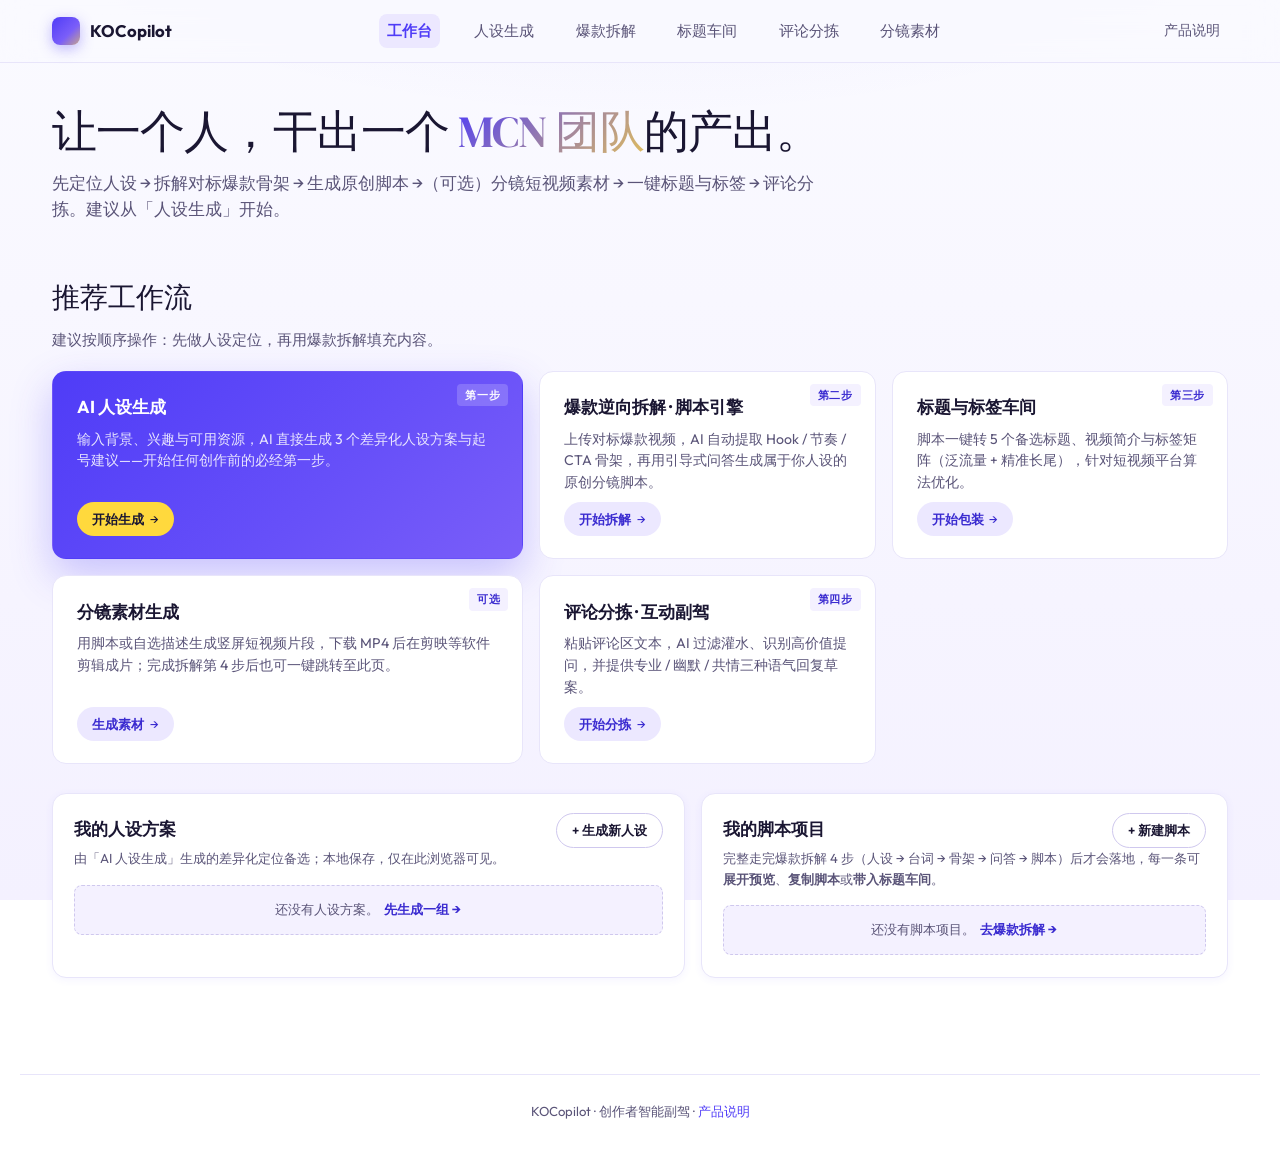
<file: workspace.html>
<!DOCTYPE html>
<html lang="zh-CN">
  <head>
    <meta charset="UTF-8" />
    <meta name="viewport" content="width=device-width, initial-scale=1.0" />
    <title>工作台 — KOCopilot</title>
    <meta
      name="description"
      content="人设生成、爆款拆解、标题包装、评论分拣 一站式 AI 创作工作台。"
    />
    <link rel="preconnect" href="https://fonts.googleapis.com" />
    <link rel="preconnect" href="https://fonts.gstatic.com" crossorigin />
    <link
      href="https://fonts.googleapis.com/css2?family=DM+Serif+Display:ital@0;1&family=Outfit:wght@400;500;600;700&display=swap"
      rel="stylesheet"
    />
    <link rel="stylesheet" href="styles.css" />
    <link rel="stylesheet" href="app-screens.css" />
  </head>
  <body>
    <header class="koc-topbar" role="banner">
      <div class="koc-topbar__inner">
        <a class="koc-brand" href="index.html">KOCopilot</a>
        <nav class="koc-nav" aria-label="主功能">
          <a href="workspace.html" aria-current="page">工作台</a>
          <a href="feature-2.html">人设生成</a>
          <a href="feature-1.html">爆款拆解</a>
          <a href="feature-3.html">标题车间</a>
          <a href="feature-4.html">评论分拣</a>
          <a href="feature-5.html">分镜素材</a>
        </nav>
        <div class="koc-nav koc-nav--muted">
          <a href="index.html">产品说明</a>
        </div>
      </div>
    </header>

    <main id="main" aria-label="工作台">
      <header class="koc-hero">
        <h1>让一个人，干出一个 <em>MCN 团队</em>的产出。</h1>
        <p class="koc-lead">
          先定位人设 → 拆解对标爆款骨架 → 生成原创脚本 →（可选）分镜短视频素材 → 一键标题与标签 → 评论分拣。建议从「人设生成」开始。
        </p>
      </header>

      <h2 class="koc-sec-title">推荐工作流</h2>
      <p class="koc-sec-sub">建议按顺序操作：先做人设定位，再用爆款拆解填充内容。</p>

      <div class="koc-entries" role="list">
        <a class="koc-entry koc-entry--primary" href="feature-2.html" role="listitem">
          <span class="koc-entry__tag">第一步</span>
          <h3 class="koc-entry__title">AI 人设生成</h3>
          <p class="koc-entry__p">
            输入背景、兴趣与可用资源，AI 直接生成 3 个差异化人设方案与起号建议——开始任何创作前的必经第一步。
          </p>
          <span class="koc-entry__cta">开始生成</span>
        </a>
        <a class="koc-entry" href="feature-1.html" role="listitem">
          <span class="koc-entry__tag">第二步</span>
          <h3 class="koc-entry__title">爆款逆向拆解 · 脚本引擎</h3>
          <p class="koc-entry__p">
            上传对标爆款视频，AI 自动提取 Hook / 节奏 / CTA 骨架，再用引导式问答生成属于你人设的原创分镜脚本。
          </p>
          <span class="koc-entry__cta">开始拆解</span>
        </a>
        <a class="koc-entry" href="feature-3.html" role="listitem">
          <span class="koc-entry__tag">第三步</span>
          <h3 class="koc-entry__title">标题与标签车间</h3>
          <p class="koc-entry__p">
            脚本一键转 5 个备选标题、视频简介与标签矩阵（泛流量 + 精准长尾），针对短视频平台算法优化。
          </p>
          <span class="koc-entry__cta">开始包装</span>
        </a>
        <a class="koc-entry" href="feature-5.html" role="listitem">
          <span class="koc-entry__tag">可选</span>
          <h3 class="koc-entry__title">分镜素材生成</h3>
          <p class="koc-entry__p">
            用脚本或自选描述生成竖屏短视频片段，下载 MP4 后在剪映等软件剪辑成片；完成拆解第 4 步后也可一键跳转至此页。
          </p>
          <span class="koc-entry__cta">生成素材</span>
        </a>
        <a class="koc-entry" href="feature-4.html" role="listitem">
          <span class="koc-entry__tag">第四步</span>
          <h3 class="koc-entry__title">评论分拣 · 互动副驾</h3>
          <p class="koc-entry__p">
            粘贴评论区文本，AI 过滤灌水、识别高价值提问，并提供专业 / 幽默 / 共情三种语气回复草案。
          </p>
          <span class="koc-entry__cta">开始分拣</span>
        </a>
      </div>

      <div class="koc-board-row" aria-label="历史项目">
        <section class="koc-board" aria-labelledby="board-personas">
          <div style="display:flex; justify-content:space-between; align-items:center; flex-wrap:wrap; gap:0.5rem;">
            <h2 id="board-personas">我的人设方案</h2>
            <a href="feature-2.html" class="btn btn-ghost sm">+ 生成新人设</a>
          </div>
          <p class="koc-board__sub">由「AI 人设生成」生成的差异化定位备选；本地保存，仅在此浏览器可见。</p>
          <ul class="koc-list" data-history-list="personas">
            <li class="koc-history-empty">还没有人设方案。<a href="feature-2.html">先生成一组 →</a></li>
          </ul>
        </section>

        <section class="koc-board" aria-labelledby="board-scripts">
          <div style="display:flex; justify-content:space-between; align-items:center; flex-wrap:wrap; gap:0.5rem;">
            <h2 id="board-scripts">我的脚本项目</h2>
            <a href="feature-1.html" class="btn btn-ghost sm">+ 新建脚本</a>
          </div>
          <p class="koc-board__sub">
            完整走完爆款拆解 4 步（人设 → 台词 → 骨架 → 问答 → 脚本）后才会落地，每一条可<b>展开预览</b>、<b>复制脚本</b>或<b>带入标题车间</b>。
          </p>
          <ul class="koc-list" data-history-list="scripts">
            <li class="koc-history-empty">还没有脚本项目。<a href="feature-1.html">去爆款拆解 →</a></li>
          </ul>
        </section>
      </div>
    </main>

    <footer class="koc-footer">
      KOCopilot · 创作者智能副驾 ·
      <a href="index.html">产品说明</a>
    </footer>
    <script src="api.js" defer></script>
    <script src="koc-history.js" defer></script>
    <script src="koc-persona-editor.js" defer></script>
    <script src="interactions.js" defer></script>
  </body>
</html>
</file>
<file: styles.css>
/* KOCopilot — Web 静态高保真 · 紫蓝创作者系（桌面优先）
 * 主题色集中在 :root，5 分钟可换皮（参见 README 「换皮指南」）。
 */
:root {
  /* 主色板：墨紫 + 撞色亮黄 + 浅紫卡 */
  --bg-soft: #fafaff;
  --bg-deep: #f4f1ff;
  --ink: #1a1632;
  --ink-muted: #5a5478;
  --line: #e8e5fa;
  --line-strong: #cfc8ee;

  --primary: #4f3cf7;
  --primary-700: #3a2bd0;
  --primary-100: #ece8ff;
  --accent: #ffd93d;
  --accent-700: #e7b800;

  --success: #19b675;
  --warning: #f59e0b;
  --danger: #e2466a;

  --surface: #ffffff;
  --surface-soft: rgba(255, 255, 255, 0.78);
  --shadow-sm: 0 2px 8px rgba(79, 60, 247, 0.06);
  --shadow-md: 0 12px 36px rgba(79, 60, 247, 0.1);
  --shadow-lg: 0 24px 64px rgba(79, 60, 247, 0.14);

  --radius-sm: 8px;
  --radius: 14px;
  --radius-lg: 20px;

  --font-display: "DM Serif Display", "Songti SC", "SimSun", serif;
  --font-body: "Outfit", "PingFang SC", "Microsoft YaHei", sans-serif;
}

*,
*::before,
*::after {
  box-sizing: border-box;
}

html {
  scroll-behavior: smooth;
}

@media (prefers-reduced-motion: reduce) {
  html {
    scroll-behavior: auto;
  }
}

body {
  margin: 0;
  min-height: 100vh;
  font-family: var(--font-body);
  font-size: 16px;
  line-height: 1.55;
  color: var(--ink);
  background:
    radial-gradient(ellipse 100% 60% at 50% -20%, rgba(79, 60, 247, 0.08), transparent 55%),
    linear-gradient(180deg, #fafaff 0%, #f4f1ff 100%);
  background-attachment: fixed;
}

a {
  color: var(--primary);
  text-decoration: none;
}

a:hover {
  text-decoration: underline;
}

/* ===== 顶部导航 ===== */
.koc-topbar {
  position: sticky;
  top: 0;
  z-index: 100;
  backdrop-filter: blur(14px);
  -webkit-backdrop-filter: blur(14px);
  background: rgba(250, 250, 255, 0.85);
  border-bottom: 1px solid var(--line);
}

.koc-topbar__inner {
  max-width: 1240px;
  margin: 0 auto;
  padding: 0.85rem 2rem;
  display: flex;
  align-items: center;
  justify-content: space-between;
  gap: 1.5rem;
  flex-wrap: wrap;
}

.koc-brand {
  display: inline-flex;
  align-items: center;
  gap: 0.6rem;
  font-weight: 700;
  font-size: 1.05rem;
  color: var(--ink);
  text-decoration: none;
}

.koc-brand::before {
  content: "";
  display: block;
  width: 28px;
  height: 28px;
  border-radius: 8px;
  background: linear-gradient(135deg, var(--primary) 0%, #7a5ef9 60%, var(--accent) 130%);
  box-shadow: 0 4px 14px rgba(79, 60, 247, 0.36);
}

.koc-nav {
  display: flex;
  align-items: center;
  gap: 1.6rem;
  list-style: none;
  margin: 0;
  padding: 0;
}

.koc-nav a {
  color: var(--ink-muted);
  font-weight: 500;
  font-size: 0.94rem;
  padding: 0.35rem 0.5rem;
  border-radius: var(--radius-sm);
  transition: color 0.15s ease, background 0.15s ease;
}

.koc-nav a:hover {
  color: var(--ink);
  text-decoration: none;
  background: var(--bg-deep);
}

.koc-nav a[aria-current="page"] {
  color: var(--primary);
  background: var(--primary-100);
  font-weight: 600;
}

.koc-nav--muted a {
  font-size: 0.85rem;
}

/* ===== 通用按钮 ===== */
.btn {
  display: inline-flex;
  align-items: center;
  justify-content: center;
  padding: 0.6rem 1.2rem;
  border-radius: 999px;
  font-family: inherit;
  font-weight: 600;
  font-size: 0.92rem;
  border: 1px solid transparent;
  cursor: pointer;
  transition: transform 0.15s ease, box-shadow 0.15s ease, background 0.15s ease;
  text-decoration: none;
  color: var(--ink);
  background: var(--surface);
}

.btn:focus-visible {
  outline: 2px solid var(--primary);
  outline-offset: 2px;
}

.btn-primary {
  background: linear-gradient(135deg, var(--primary), #7a5ef9);
  color: #fff;
  border-color: transparent;
  box-shadow: 0 8px 24px rgba(79, 60, 247, 0.32);
}

.btn-primary:hover {
  transform: translateY(-1px);
  color: #fff;
  text-decoration: none;
  box-shadow: 0 14px 32px rgba(79, 60, 247, 0.4);
}

.btn-ghost {
  background: var(--surface);
  border-color: var(--line-strong);
  color: var(--ink);
}

.btn-ghost:hover {
  background: var(--bg-deep);
  text-decoration: none;
}

.btn.sm {
  padding: 0.4rem 0.95rem;
  font-size: 0.82rem;
}

/* ===== 主区与 Hero ===== */
main {
  max-width: 1240px;
  margin: 0 auto;
  padding: 0 2rem 4rem;
}

.koc-hero {
  padding: 2.75rem 0 1.75rem;
}

.koc-hero h1 {
  font-family: var(--font-display);
  font-size: clamp(2rem, 3.6vw, 2.8rem);
  font-weight: 400;
  line-height: 1.12;
  margin: 0 0 0.85rem;
  letter-spacing: -0.02em;
  color: var(--ink);
}

.koc-hero h1 em {
  font-style: normal;
  background: linear-gradient(135deg, var(--primary) 0%, var(--accent) 120%);
  -webkit-background-clip: text;
  background-clip: text;
  -webkit-text-fill-color: transparent;
}

.koc-lead {
  font-size: 1.05rem;
  color: var(--ink-muted);
  margin: 0;
  max-width: 48rem;
}

.koc-badge {
  display: inline-block;
  padding: 0.32rem 0.85rem;
  border-radius: 999px;
  background: var(--primary-100);
  border: 1px solid var(--line-strong);
  font-size: 0.78rem;
  font-weight: 600;
  color: var(--primary-700);
  margin-bottom: 1rem;
}

/* ===== 通用 Section title ===== */
.koc-sec-title {
  font-family: var(--font-display);
  font-size: clamp(1.45rem, 2.2vw, 1.85rem);
  font-weight: 400;
  margin: 1.6rem 0 1.1rem;
  color: var(--ink);
}

.koc-sec-sub {
  font-size: 0.95rem;
  color: var(--ink-muted);
  margin: -0.6rem 0 1.2rem;
}

/* ===== 卡片基底 ===== */
.koc-card {
  background: var(--surface);
  border: 1px solid var(--line);
  border-radius: var(--radius);
  box-shadow: var(--shadow-sm);
}

/* ===== 站脚 ===== */
.koc-footer {
  max-width: 1240px;
  margin: 0 auto;
  padding: 1.6rem 2rem 2.4rem;
  border-top: 1px solid var(--line);
  text-align: center;
  font-size: 0.82rem;
  color: var(--ink-muted);
}

.koc-footer a {
  color: var(--primary);
}

/* ===== Toast (顶部短消息) ===== */
.koc-toast {
  position: fixed;
  top: 88px;
  right: 24px;
  z-index: 999;
  max-width: 420px;
  padding: 0.8rem 1.1rem;
  border-radius: var(--radius);
  background: var(--ink);
  color: #fff;
  font-size: 0.92rem;
  line-height: 1.45;
  box-shadow: var(--shadow-md);
  opacity: 0;
  transform: translateY(-10px);
  transition: opacity 0.2s ease, transform 0.2s ease;
  pointer-events: none;
}
.koc-toast.is-visible {
  opacity: 1;
  transform: translateY(0);
  pointer-events: auto;
}
.koc-toast[data-kind="error"] { background: var(--danger); }
.koc-toast[data-kind="success"] { background: var(--success); }

/* ===== 加载占位 (skeleton placeholder used while AI is thinking) ===== */
.koc-loading {
  padding: 1.2rem 1rem;
  border: 1px dashed var(--line-strong);
  border-radius: var(--radius);
  color: var(--ink-muted);
  text-align: center;
  font-size: 0.92rem;
  background: var(--bg-soft);
}
.koc-loading::before {
  content: "";
  display: inline-block;
  width: 14px;
  height: 14px;
  margin-right: 0.5rem;
  border: 2px solid var(--primary-100);
  border-top-color: var(--primary);
  border-radius: 50%;
  vertical-align: -2px;
  animation: koc-spin 0.9s linear infinite;
}
@keyframes koc-spin { to { transform: rotate(360deg); } }

/* 按钮 disabled 状态视觉补强 */
.btn[disabled],
.btn[aria-busy="true"] {
  opacity: 0.6;
  cursor: progress;
}

/* ASR 上传状态条 */
.koc-asr-status {
  margin-top: 0.8rem;
  padding: 0.7rem 0.9rem;
  border-radius: var(--radius-sm);
  background: var(--bg-soft);
  border: 1px solid var(--line);
  font-size: 0.88rem;
  color: var(--ink-muted);
  line-height: 1.5;
}
.koc-asr-status[data-kind="success"] {
  background: rgba(25, 182, 117, 0.08);
  border-color: rgba(25, 182, 117, 0.3);
  color: var(--success);
}
.koc-asr-status[data-kind="error"] {
  background: rgba(226, 70, 106, 0.08);
  border-color: rgba(226, 70, 106, 0.35);
  color: var(--danger);
}

/* 脉冲提示：ASR 完成后让"用 AI 拆解骨架"按钮闪一下吸引注意 */
.koc-pulse {
  animation: koc-pulse 1.6s ease-in-out 3;
  box-shadow: 0 0 0 4px var(--primary-100);
}
@keyframes koc-pulse {
  0%, 100% { transform: translateY(0); }
  50%      { transform: translateY(-2px); }
}

/* ===== 响应式 ===== */
@media (max-width: 760px) {
  .koc-topbar__inner {
    padding: 0.7rem 1.2rem;
  }
  main {
    padding: 0 1.2rem 3rem;
  }
}
</file>
<file: app-screens.css>
/* KOCopilot — 工作台 + 功能页布局
 * 与 styles.css 配合使用，所有变量来自 styles.css 的 :root。
 */

/* ===== 工作台：核心入口（一主二次） ===== */
/* 注：v0.9 删除「数据概览」4 卡——运营数据无法实时接入，留着是误导 */
.koc-entries {
  display: grid;
  grid-template-columns: minmax(0, 1.4fr) minmax(0, 1fr) minmax(0, 1fr);
  gap: 1rem;
  margin-bottom: 1.8rem;
}

@media (max-width: 980px) {
  .koc-entries {
    grid-template-columns: 1fr;
  }
}

.koc-entry {
  position: relative;
  display: flex;
  flex-direction: column;
  gap: 0.5rem;
  padding: 1.4rem 1.5rem;
  border-radius: var(--radius);
  border: 1px solid var(--line);
  background: var(--surface);
  text-decoration: none;
  color: var(--ink);
  transition: transform 0.15s ease, box-shadow 0.15s ease, border-color 0.15s ease;
  min-height: 152px;
}

.koc-entry:hover {
  text-decoration: none;
  transform: translateY(-2px);
  box-shadow: var(--shadow-md);
  border-color: var(--line-strong);
}

.koc-entry__title {
  margin: 0;
  font-size: 1.08rem;
  font-weight: 700;
}

.koc-entry__p {
  margin: 0;
  font-size: 0.88rem;
  color: var(--ink-muted);
  line-height: 1.55;
}

.koc-entry__cta {
  margin-top: auto;
  align-self: flex-start;
  display: inline-flex;
  align-items: center;
  gap: 0.35rem;
  padding: 0.42rem 0.95rem;
  border-radius: 999px;
  font-size: 0.82rem;
  font-weight: 600;
  background: var(--primary-100);
  color: var(--primary-700);
}

.koc-entry__cta::after {
  content: "→";
  font-weight: 400;
}

.koc-entry--primary {
  background: linear-gradient(135deg, var(--primary) 0%, #6750f9 60%, #7a5ef9 100%);
  color: #fff;
  border-color: transparent;
  box-shadow: 0 16px 40px rgba(79, 60, 247, 0.28);
}

.koc-entry--primary .koc-entry__p {
  color: rgba(255, 255, 255, 0.86);
}

.koc-entry--primary .koc-entry__cta {
  background: var(--accent);
  color: #1a1632;
}

.koc-entry--primary:hover {
  box-shadow: 0 22px 50px rgba(79, 60, 247, 0.36);
  border-color: transparent;
}

.koc-entry__tag {
  position: absolute;
  top: 12px;
  right: 14px;
  font-size: 0.66rem;
  font-weight: 600;
  letter-spacing: 0.05em;
  padding: 0.2rem 0.5rem;
  border-radius: 4px;
  background: rgba(255, 255, 255, 0.18);
  color: rgba(255, 255, 255, 0.96);
  text-transform: uppercase;
}

.koc-entry:not(.koc-entry--primary) .koc-entry__tag {
  background: var(--bg-deep);
  color: var(--primary-700);
}

/* ===== 工作台：双看板 ===== */
.koc-board-row {
  display: grid;
  grid-template-columns: minmax(0, 1.2fr) minmax(0, 1fr);
  gap: 1rem;
  margin-bottom: 2rem;
}

@media (max-width: 980px) {
  .koc-board-row {
    grid-template-columns: 1fr;
  }
}

.koc-board {
  padding: 1.2rem 1.3rem 1.4rem;
  background: var(--surface);
  border: 1px solid var(--line);
  border-radius: var(--radius);
  box-shadow: var(--shadow-sm);
}

.koc-board h2 {
  margin: 0 0 0.25rem;
  font-size: 1.05rem;
  font-weight: 700;
  color: var(--ink);
}

.koc-board__sub {
  margin: 0 0 1rem;
  font-size: 0.82rem;
  color: var(--ink-muted);
}

.koc-lanes {
  display: grid;
  grid-template-columns: repeat(3, minmax(0, 1fr));
  gap: 0.8rem;
}

.koc-lane {
  background: var(--bg-soft);
  border: 1px dashed var(--line-strong);
  border-radius: var(--radius-sm);
  padding: 0.8rem 0.7rem;
  display: flex;
  flex-direction: column;
  gap: 0.5rem;
  min-height: 168px;
}

.koc-lane h4 {
  margin: 0;
  font-size: 0.78rem;
  font-weight: 600;
  color: var(--primary-700);
  letter-spacing: 0.04em;
  text-transform: uppercase;
}

.koc-card-sm {
  padding: 0.55rem 0.7rem;
  background: var(--surface);
  border: 1px solid var(--line);
  border-radius: 8px;
  display: flex;
  flex-direction: column;
  gap: 0.18rem;
}

.koc-card-sm b {
  font-size: 0.86rem;
  color: var(--ink);
}

.koc-card-sm span {
  font-size: 0.75rem;
  color: var(--ink-muted);
}

/* 看板中的列表表格 */
.koc-list {
  list-style: none;
  margin: 0;
  padding: 0;
  display: flex;
  flex-direction: column;
  gap: 0.55rem;
}

.koc-list li {
  display: grid;
  grid-template-columns: 1.1fr 0.8fr auto;
  gap: 0.6rem;
  padding: 0.6rem 0.75rem;
  background: var(--surface);
  border: 1px solid var(--line);
  border-radius: 8px;
  align-items: center;
  font-size: 0.84rem;
}

.koc-list li b {
  font-weight: 600;
  color: var(--ink);
}

.koc-list li span {
  color: var(--ink-muted);
  font-size: 0.78rem;
}

.koc-pill {
  font-size: 0.7rem;
  font-weight: 600;
  padding: 0.18rem 0.55rem;
  border-radius: 999px;
  background: var(--primary-100);
  color: var(--primary-700);
}

.koc-pill--warn {
  background: #fff4d6;
  color: #946b00;
}

.koc-pill--ok {
  background: #def7ec;
  color: #117c4f;
}

/* ===== 功能页：通用骨架 ===== */
.koc-feature {
  display: grid;
  grid-template-columns: 280px minmax(0, 1fr);
  gap: 1.4rem;
  margin-top: 1.4rem;
}

@media (max-width: 980px) {
  .koc-feature {
    grid-template-columns: 1fr;
  }
}

.koc-side {
  background: var(--surface);
  border: 1px solid var(--line);
  border-radius: var(--radius);
  padding: 1rem;
  height: fit-content;
  position: sticky;
  top: 80px;
}

.koc-side h3 {
  margin: 0 0 0.85rem;
  font-size: 0.86rem;
  font-weight: 600;
  color: var(--ink-muted);
  text-transform: uppercase;
  letter-spacing: 0.06em;
}

.koc-steps {
  list-style: none;
  margin: 0;
  padding: 0;
  display: flex;
  flex-direction: column;
  gap: 0.4rem;
}

.koc-steps li {
  display: flex;
  align-items: center;
  gap: 0.6rem;
  padding: 0.55rem 0.7rem;
  border-radius: 10px;
  font-size: 0.86rem;
  color: var(--ink-muted);
}

.koc-steps li::before {
  content: attr(data-step);
  display: grid;
  place-items: center;
  width: 22px;
  height: 22px;
  border-radius: 50%;
  background: var(--bg-deep);
  font-size: 0.72rem;
  font-weight: 700;
  color: var(--primary-700);
}

.koc-steps li[aria-current="step"] {
  background: var(--primary-100);
  color: var(--primary-700);
  font-weight: 600;
}

.koc-steps li[aria-current="step"]::before {
  background: var(--primary);
  color: #fff;
}

.koc-steps li.is-done {
  color: var(--ink);
  opacity: 0.7;
}

.koc-steps li.is-done::before {
  background: var(--success);
  color: #fff;
  content: "✓";
}

.koc-stage {
  display: flex;
  flex-direction: column;
  gap: 1.1rem;
}

.koc-panel {
  background: var(--surface);
  border: 1px solid var(--line);
  border-radius: var(--radius);
  padding: 1.4rem 1.5rem;
  box-shadow: var(--shadow-sm);
}

.koc-panel__head {
  display: flex;
  justify-content: space-between;
  align-items: flex-start;
  gap: 1rem;
  flex-wrap: wrap;
  margin-bottom: 0.9rem;
}

.koc-panel__head h2 {
  margin: 0;
  font-size: 1.15rem;
  font-weight: 700;
  color: var(--ink);
}

.koc-panel__head p {
  margin: 0.25rem 0 0;
  font-size: 0.85rem;
  color: var(--ink-muted);
}

/* ===== 功能页 1：输入方式 tab（视频 vs 文本 二选一）===== */
.koc-input-tabs {
  display: grid;
  grid-template-columns: 1fr 1fr;
  gap: 0.6rem;
  margin: 1rem 0 1rem;
}

.koc-input-tab {
  display: flex;
  flex-direction: column;
  align-items: flex-start;
  gap: 0.25rem;
  padding: 0.85rem 1rem;
  border: 1.5px solid var(--line);
  border-radius: var(--radius);
  background: var(--surface);
  color: var(--ink);
  font-weight: 600;
  font-size: 0.95rem;
  cursor: pointer;
  text-align: left;
  transition: border-color 0.15s ease, background 0.15s ease, transform 0.05s ease;
}

.koc-input-tab:hover {
  border-color: var(--line-strong);
}

.koc-input-tab:active {
  transform: translateY(1px);
}

.koc-input-tab.is-active {
  border-color: var(--brand);
  background: linear-gradient(180deg, color-mix(in srgb, var(--brand) 10%, var(--surface)), var(--surface));
  box-shadow: 0 0 0 3px color-mix(in srgb, var(--brand) 18%, transparent);
}

.koc-input-tab__hint {
  font-weight: 400;
  font-size: 0.78rem;
  color: var(--ink-muted);
}

.koc-input-pane[hidden] {
  display: none !important;
}

/* ===== 功能页 1：上传区 ===== */
.koc-uploader {
  border: 2px dashed var(--line-strong);
  border-radius: var(--radius);
  background: var(--bg-soft);
  padding: 2.4rem 1.5rem;
  text-align: center;
  transition: background 0.15s ease, border-color 0.15s ease;
}

.koc-uploader.is-drag {
  background: var(--primary-100);
  border-color: var(--primary);
}

.koc-uploader__icon {
  width: 56px;
  height: 56px;
  margin: 0 auto 0.85rem;
  border-radius: 14px;
  display: grid;
  place-items: center;
  background: linear-gradient(135deg, var(--primary), var(--accent));
  color: #fff;
  font-size: 1.5rem;
  box-shadow: var(--shadow-md);
}

.koc-uploader__title {
  margin: 0 0 0.4rem;
  font-size: 1.05rem;
  font-weight: 700;
}

.koc-uploader__hint {
  margin: 0 0 1rem;
  font-size: 0.84rem;
  color: var(--ink-muted);
}

/* 拆解结果骨架卡 */
.koc-skeleton {
  display: grid;
  grid-template-columns: 96px 1fr;
  gap: 1rem;
  padding: 1rem 1.2rem;
  border: 1px solid var(--line);
  border-radius: var(--radius);
  background: var(--bg-soft);
}

.koc-skeleton__time {
  display: grid;
  place-items: center;
  background: var(--primary);
  color: #fff;
  border-radius: 10px;
  font-family: var(--font-display);
  font-size: 1.4rem;
}

.koc-skeleton__body h4 {
  margin: 0 0 0.4rem;
  font-size: 0.96rem;
  color: var(--ink);
}

.koc-skeleton__body p {
  margin: 0;
  font-size: 0.85rem;
  color: var(--ink-muted);
  line-height: 1.55;
}

.koc-skeleton__body em {
  display: inline-block;
  margin-top: 0.5rem;
  font-style: normal;
  font-size: 0.75rem;
  background: var(--accent);
  color: #1a1632;
  padding: 0.18rem 0.55rem;
  border-radius: 4px;
}

/* 拆解前的空状态卡片 */
.koc-skeleton-empty {
  padding: 1.6rem 1.4rem;
  border: 1.5px dashed var(--line-strong);
  border-radius: var(--radius);
  background: var(--bg-soft);
  text-align: center;
  color: var(--ink-muted);
}

.koc-skeleton-empty__icon {
  font-size: 2rem;
  line-height: 1;
  margin-bottom: 0.4rem;
}

.koc-skeleton-empty h4 {
  margin: 0 0 0.6rem;
  font-size: 1rem;
  color: var(--ink);
}

.koc-skeleton-empty p {
  margin: 0 0 0.8rem;
  font-size: 0.88rem;
  line-height: 1.65;
}

.koc-skeleton-empty__sample {
  font-size: 0.78rem;
  color: var(--ink-muted);
  margin-top: 1rem !important;
}

.koc-skeleton-empty__sample-list {
  list-style: none;
  padding: 0;
  margin: 0.4rem 0 0;
  text-align: left;
  display: grid;
  gap: 0.4rem;
  font-size: 0.78rem;
}

.koc-skeleton-empty__sample-list li {
  padding: 0.5rem 0.8rem;
  background: var(--surface);
  border: 1px solid var(--line);
  border-radius: 8px;
  line-height: 1.55;
}

.koc-skeleton-empty__sample-list code {
  background: color-mix(in srgb, var(--brand) 15%, transparent);
  color: var(--brand);
  padding: 0.05rem 0.4rem;
  border-radius: 4px;
  font-size: 0.72rem;
  font-weight: 600;
  margin-right: 0.4rem;
}

.koc-skeleton-empty__sample-list em {
  font-style: normal;
  color: var(--ink-muted);
  font-size: 0.74rem;
}

/* 引导问答 */
.koc-qa {
  display: flex;
  flex-direction: column;
  gap: 0.85rem;
}

.koc-qa__bot {
  align-self: flex-start;
  max-width: 75%;
  background: var(--bg-deep);
  border: 1px solid var(--line);
  border-radius: 14px 14px 14px 4px;
  padding: 0.75rem 1rem;
  font-size: 0.92rem;
}

.koc-qa__opts {
  display: flex;
  flex-wrap: wrap;
  gap: 0.5rem;
}

.koc-qa__opt {
  padding: 0.42rem 0.95rem;
  border-radius: 999px;
  border: 1px solid var(--line-strong);
  background: var(--surface);
  font-size: 0.84rem;
  color: var(--ink);
  cursor: pointer;
  transition: all 0.15s ease;
}

.koc-qa__opt:hover {
  background: var(--primary-100);
  border-color: var(--primary);
  color: var(--primary-700);
}

.koc-qa__opt.is-selected {
  background: var(--primary);
  color: #fff;
  border-color: var(--primary);
}

.koc-qa__opt:disabled {
  cursor: default;
  opacity: 0.55;
}

.koc-qa__opt:disabled:hover {
  /* Once disabled, suppress hover so users see "decision frozen" feedback. */
  background: var(--surface);
  border-color: var(--line-strong);
  color: var(--ink);
}

.koc-qa__opt:disabled.is-selected:hover {
  background: var(--primary);
  color: #fff;
  border-color: var(--primary);
  opacity: 1;
}

/* === Q&A progress strip ===
   3 columns mapped 1:1 to MAX_QA_ROUNDS so users always know how many turns remain.
   .is-active = current round, .is-done = answered already. */
.koc-qa__progress {
  display: grid;
  grid-template-columns: repeat(3, 1fr);
  gap: 0.4rem;
  margin-bottom: 0.25rem;
}

.koc-qa__progress-step {
  text-align: center;
  font-size: 0.78rem;
  padding: 0.35rem 0.5rem;
  border-radius: 8px;
  background: var(--bg-deep);
  border: 1px solid var(--line);
  color: var(--ink-mid);
}

.koc-qa__progress-step.is-active {
  background: var(--primary-100);
  border-color: var(--primary);
  color: var(--primary-700);
  font-weight: 600;
}

.koc-qa__progress-step.is-done {
  background: var(--surface);
  border-color: var(--success, #2ea44f);
  color: var(--success, #2ea44f);
}

.koc-qa__rationale {
  align-self: flex-start;
  max-width: 75%;
  font-size: 0.78rem;
  color: var(--ink-mid);
  background: transparent;
  padding: 0 0.4rem;
  margin-top: -0.3rem;
}

/* === Q&A empty state (before user clicks "开始问答") === */
.koc-qa-empty,
.koc-script-empty {
  border: 1px dashed var(--line-strong);
  border-radius: 12px;
  padding: 1.4rem 1.2rem;
  text-align: center;
  background: var(--bg-deep);
}

.koc-qa-empty__icon,
.koc-script-empty__icon {
  font-size: 1.8rem;
  margin-bottom: 0.4rem;
}

.koc-qa-empty h4,
.koc-script-empty h4 {
  margin: 0 0 0.4rem;
  font-size: 1rem;
  color: var(--ink);
}

.koc-qa-empty p,
.koc-script-empty p {
  margin: 0 0 0.8rem;
  font-size: 0.85rem;
  line-height: 1.65;
  color: var(--ink-mid);
}

/* === Q&A history (后续轮次的"已确认决策"摘要) === */
.koc-qa-history {
  margin-top: 0.4rem;
  padding: 0.75rem 0.95rem;
  border: 1px solid var(--line);
  border-radius: 10px;
  background: var(--bg-deep);
}

.koc-qa-history h5 {
  margin: 0 0 0.5rem;
  font-size: 0.82rem;
  color: var(--ink-mid);
  font-weight: 600;
}

.koc-qa-history ol {
  margin: 0;
  padding-left: 1.2rem;
  display: flex;
  flex-direction: column;
  gap: 0.5rem;
}

.koc-qa-history li {
  font-size: 0.84rem;
  line-height: 1.55;
  color: var(--ink);
}

.koc-qa-history__choice {
  display: inline-block;
  margin-top: 0.2rem;
  padding: 0.15rem 0.55rem;
  border-radius: 999px;
  background: var(--primary-100);
  color: var(--primary-700);
  font-size: 0.78rem;
}

/* === Final script output (复用 .koc-skeleton 卡片 + visual hint <em>) === */
.koc-script {
  display: flex;
  flex-direction: column;
  gap: 0.6rem;
}

.koc-script .koc-skeleton__body em {
  display: block;
  margin-top: 0.4rem;
  font-style: normal;
  font-size: 0.78rem;
  color: var(--ink-mid);
  background: var(--bg-deep);
  padding: 0.35rem 0.6rem;
  border-radius: 6px;
  border-left: 2px solid var(--primary);
}

/* ===== 功能页 1 第 0 步：当前激活人设卡片 + 选择 modal ===== */
.koc-active-persona {
  display: block;
}

.koc-active-persona__empty {
  border: 1px dashed var(--line-strong);
  border-radius: 12px;
  padding: 1.4rem 1.2rem;
  text-align: center;
  background: var(--bg-deep);
}

.koc-active-persona__icon {
  font-size: 1.8rem;
  margin-bottom: 0.4rem;
}

.koc-active-persona__empty h4 {
  margin: 0 0 0.4rem;
  font-size: 1rem;
  color: var(--ink);
}

.koc-active-persona__empty p {
  margin: 0 0 0.8rem;
  font-size: 0.85rem;
  line-height: 1.65;
  color: var(--ink-mid);
}

.koc-active-persona__active {
  border: 1px solid var(--primary);
  border-radius: 12px;
  padding: 0.95rem 1.1rem;
  background: var(--primary-100);
}

.koc-active-persona__head {
  display: flex;
  flex-wrap: wrap;
  gap: 0.5rem;
  align-items: center;
  margin-bottom: 0.5rem;
}

.koc-active-persona__score {
  color: #f5a623;
  letter-spacing: 1px;
  font-size: 0.9rem;
}

.koc-active-persona__meta {
  font-size: 0.78rem;
  color: var(--ink-mid);
  margin-left: auto;
}

.koc-active-persona__diff,
.koc-active-persona__rationale {
  margin: 0.25rem 0 0;
  font-size: 0.86rem;
  line-height: 1.6;
  color: var(--ink);
}

.koc-active-persona__rationale {
  color: var(--ink-mid);
}

/* ===== Modal: 通用浮层（首个使用方是第 0 步人设选择器） ===== */
.koc-modal {
  position: fixed;
  inset: 0;
  z-index: 1000;
  display: flex;
  align-items: center;
  justify-content: center;
  padding: 1rem;
}

.koc-modal[hidden] {
  display: none !important;
}

.koc-modal__backdrop {
  position: absolute;
  inset: 0;
  background: rgba(15, 18, 26, 0.55);
  backdrop-filter: blur(2px);
}

.koc-modal__panel {
  position: relative;
  z-index: 1;
  background: var(--surface);
  border: 1px solid var(--line);
  border-radius: 14px;
  max-width: 640px;
  width: 100%;
  max-height: 85vh;
  display: flex;
  flex-direction: column;
  box-shadow: 0 18px 40px rgba(0, 0, 0, 0.18);
}

.koc-modal__head {
  display: flex;
  align-items: center;
  justify-content: space-between;
  padding: 1rem 1.2rem;
  border-bottom: 1px solid var(--line);
}

.koc-modal__head h3 {
  margin: 0;
  font-size: 1.05rem;
  color: var(--ink);
}

.koc-modal__close {
  background: transparent;
  border: 0;
  font-size: 1.5rem;
  line-height: 1;
  color: var(--ink-mid);
  cursor: pointer;
  padding: 0.2rem 0.5rem;
  border-radius: 6px;
}

.koc-modal__close:hover {
  background: var(--bg-deep);
  color: var(--ink);
}

.koc-modal__body {
  padding: 1rem 1.2rem;
  overflow-y: auto;
  display: flex;
  flex-direction: column;
  gap: 0.6rem;
}

.koc-modal__foot {
  display: flex;
  align-items: center;
  justify-content: space-between;
  padding: 0.85rem 1.2rem;
  border-top: 1px solid var(--line);
  gap: 0.5rem;
}

/* === 单个人设方案卡片（modal 内） === */
.koc-persona-option {
  text-align: left;
  width: 100%;
  border: 1px solid var(--line);
  border-radius: 10px;
  background: var(--bg-deep);
  padding: 0.85rem 1rem;
  cursor: pointer;
  transition: all 0.15s ease;
  display: flex;
  flex-direction: column;
  gap: 0.35rem;
}

.koc-persona-option:hover {
  border-color: var(--primary);
  background: var(--surface);
}

.koc-persona-option.is-selected {
  border-color: var(--primary);
  background: var(--primary-100);
  box-shadow: 0 0 0 2px var(--primary) inset;
}

.koc-persona-option__head {
  display: flex;
  align-items: center;
  justify-content: space-between;
  gap: 0.5rem;
}

.koc-persona-option__head b {
  font-size: 0.95rem;
  color: var(--ink);
}

.koc-persona-option__score {
  color: #f5a623;
  letter-spacing: 1px;
  font-size: 0.82rem;
}

.koc-persona-option__diff {
  margin: 0;
  font-size: 0.84rem;
  color: var(--ink);
  line-height: 1.55;
}

.koc-persona-option__rationale,
.koc-persona-option__refs {
  margin: 0;
  font-size: 0.78rem;
  color: var(--ink-mid);
  line-height: 1.55;
}

/* ===== 功能页 3：标题/标签输出网格 ===== */
.koc-output-grid {
  display: grid;
  grid-template-columns: repeat(2, minmax(0, 1fr));
  gap: 0.75rem;
}

@media (max-width: 760px) {
  .koc-output-grid {
    grid-template-columns: 1fr;
  }
}

.koc-output-card {
  padding: 0.85rem 1rem;
  border: 1px solid var(--line);
  border-radius: 12px;
  background: var(--surface);
  display: flex;
  flex-direction: column;
  gap: 0.4rem;
}

.koc-output-card__type {
  font-size: 0.7rem;
  font-weight: 700;
  color: var(--primary-700);
  letter-spacing: 0.05em;
  text-transform: uppercase;
}

.koc-output-card__text {
  margin: 0;
  font-size: 0.92rem;
  color: var(--ink);
  font-weight: 600;
}

.koc-output-card__bar {
  display: flex;
  justify-content: space-between;
  align-items: center;
  font-size: 0.75rem;
  color: var(--ink-muted);
}

.koc-tag-cluster {
  display: flex;
  flex-direction: column;
  gap: 0.5rem;
}

.koc-tag-cluster__row {
  display: flex;
  flex-wrap: wrap;
  gap: 0.4rem;
  align-items: center;
}

.koc-tag-cluster__row b {
  flex-basis: 6rem;
  font-size: 0.82rem;
  color: var(--ink-muted);
  font-weight: 600;
}

.koc-tag {
  padding: 0.25rem 0.7rem;
  border-radius: 999px;
  background: var(--bg-deep);
  border: 1px solid var(--line);
  font-size: 0.78rem;
  color: var(--primary-700);
}

.koc-tag--accent {
  background: #fff8d8;
  border-color: #f3e1a1;
  color: #946b00;
}

/* ===== 功能页 4：评论分拣 ===== */
.koc-comment-input {
  width: 100%;
  min-height: 130px;
  padding: 0.85rem 1rem;
  border: 1px solid var(--line);
  border-radius: 10px;
  resize: vertical;
  font-family: inherit;
  font-size: 0.9rem;
  background: var(--bg-soft);
  color: var(--ink);
}

.koc-comment-input:focus {
  outline: 2px solid var(--primary);
  outline-offset: 1px;
}

.koc-bucket {
  margin-top: 1rem;
  display: flex;
  flex-direction: column;
  gap: 0.6rem;
}

.koc-bucket > details {
  border: 1px solid var(--line);
  border-radius: 10px;
  background: var(--surface);
  padding: 0.7rem 0.95rem;
}

.koc-bucket > details[open] {
  background: var(--bg-soft);
}

.koc-bucket > details > summary {
  cursor: pointer;
  font-size: 0.92rem;
  font-weight: 600;
  color: var(--ink);
  list-style: none;
}

.koc-bucket > details > summary::before {
  content: "▸ ";
  color: var(--primary);
  font-weight: 700;
  margin-right: 0.3rem;
}

.koc-bucket > details[open] > summary::before {
  content: "▾ ";
}

.koc-comment {
  margin-top: 0.65rem;
  padding: 0.7rem 0.85rem;
  background: var(--surface);
  border: 1px solid var(--line);
  border-radius: 8px;
}

.koc-comment__meta {
  display: flex;
  justify-content: space-between;
  font-size: 0.75rem;
  color: var(--ink-muted);
  margin-bottom: 0.35rem;
}

.koc-comment__text {
  margin: 0 0 0.6rem;
  font-size: 0.88rem;
  color: var(--ink);
}

.koc-replies {
  display: grid;
  grid-template-columns: repeat(3, minmax(0, 1fr));
  gap: 0.5rem;
}

@media (max-width: 760px) {
  .koc-replies {
    grid-template-columns: 1fr;
  }
}

.koc-reply {
  padding: 0.6rem 0.75rem;
  background: var(--bg-deep);
  border: 1px solid var(--line);
  border-radius: 8px;
}

.koc-reply h5 {
  margin: 0 0 0.3rem;
  font-size: 0.74rem;
  color: var(--primary-700);
  font-weight: 700;
  letter-spacing: 0.05em;
  text-transform: uppercase;
}

.koc-reply p {
  margin: 0 0 0.45rem;
  font-size: 0.82rem;
  line-height: 1.5;
  color: var(--ink);
}

.koc-reply button {
  font-family: inherit;
  font-size: 0.74rem;
  font-weight: 600;
  padding: 0.28rem 0.7rem;
  border-radius: 6px;
  background: var(--surface);
  border: 1px solid var(--line-strong);
  color: var(--primary-700);
  cursor: pointer;
}

.koc-reply button:hover {
  background: var(--primary);
  color: #fff;
  border-color: var(--primary);
}

/* ===== 功能页 2：人设罗盘输入 + 输出 ===== */
.koc-form-grid {
  display: grid;
  grid-template-columns: repeat(3, minmax(0, 1fr));
  gap: 0.85rem;
  margin-bottom: 1rem;
}

@media (max-width: 760px) {
  .koc-form-grid {
    grid-template-columns: 1fr;
  }
}

.koc-field {
  display: flex;
  flex-direction: column;
  gap: 0.35rem;
}

.koc-field label {
  font-size: 0.78rem;
  font-weight: 600;
  color: var(--ink-muted);
  letter-spacing: 0.04em;
  text-transform: uppercase;
}

.koc-field input,
.koc-field textarea {
  padding: 0.65rem 0.9rem;
  border-radius: 10px;
  border: 1px solid var(--line);
  background: var(--surface);
  font-family: inherit;
  font-size: 0.92rem;
  color: var(--ink);
}

.koc-field input:focus,
.koc-field textarea:focus {
  outline: 2px solid var(--primary);
  outline-offset: 1px;
}

.koc-personas {
  display: grid;
  grid-template-columns: repeat(3, minmax(0, 1fr));
  gap: 1rem;
}

@media (max-width: 980px) {
  .koc-personas {
    grid-template-columns: 1fr;
  }
}

.koc-persona {
  padding: 1.1rem 1.2rem;
  background: var(--surface);
  border: 1px solid var(--line);
  border-radius: var(--radius);
  display: flex;
  flex-direction: column;
  gap: 0.45rem;
}

.koc-persona h4 {
  margin: 0;
  font-family: var(--font-display);
  font-size: 1.1rem;
  color: var(--ink);
}

.koc-persona__why {
  margin: 0;
  font-size: 0.84rem;
  color: var(--ink-muted);
  line-height: 1.55;
}

.koc-persona dl {
  margin: 0.5rem 0 0;
  display: grid;
  grid-template-columns: 5.5rem 1fr;
  row-gap: 0.3rem;
  font-size: 0.78rem;
}

.koc-persona dt {
  color: var(--ink-muted);
  font-weight: 500;
}

.koc-persona dd {
  margin: 0;
  color: var(--ink);
}

/* ===== 通用：免责说明条 ===== */
.koc-disclaimer {
  margin-top: 1.2rem;
  padding: 0.8rem 1.1rem;
  background: var(--bg-deep);
  border: 1px solid var(--line);
  border-radius: 10px;
  font-size: 0.82rem;
  color: var(--ink-muted);
}

.koc-disclaimer b {
  color: var(--primary-700);
}

/* ===== 工作台：历史看板（人设 / 拆解记录） ===== */
.koc-history-empty {
  display: block !important;
  grid-template-columns: none !important;
  padding: 0.85rem 1rem !important;
  background: var(--bg-deep) !important;
  border: 1px dashed var(--line-strong) !important;
  color: var(--ink-muted);
  font-size: 0.85rem;
  text-align: center;
}

.koc-history-empty a {
  color: var(--primary-700);
  font-weight: 600;
  margin-left: 0.3rem;
}

.koc-history-del {
  appearance: none;
  border: none;
  background: transparent;
  color: var(--ink-muted);
  font-size: 1.1rem;
  line-height: 1;
  cursor: pointer;
  padding: 0.15rem 0.4rem;
  border-radius: 4px;
  transition: background 120ms, color 120ms;
}

.koc-history-del:hover {
  background: rgba(220, 38, 38, 0.08);
  color: var(--danger, #dc2626);
}

/* ===== 历史项目可展开详情（v0.7） =====
   .koc-history-item 替代旧的 grid li，让一条记录可以纵向容纳
   "摘要行 + 展开详情" 两段；__row 内部仍用旧的 3 列 grid 保持视觉一致。 */
.koc-list li.koc-history-item {
  display: flex !important;
  flex-direction: column;
  grid-template-columns: none !important;
  gap: 0.5rem;
  padding: 0.6rem 0.75rem;
  align-items: stretch;
}

.koc-history-item__row {
  display: grid;
  grid-template-columns: 1.1fr 0.8fr auto auto auto;
  gap: 0.6rem;
  align-items: center;
  font-size: 0.84rem;
}

@media (max-width: 760px) {
  .koc-history-item__row {
    grid-template-columns: 1fr;
  }
}

.koc-history-toggle {
  white-space: nowrap;
}

.koc-history-detail {
  background: var(--bg-deep);
  border: 1px solid var(--line);
  border-radius: 8px;
  padding: 0.85rem 1rem;
  display: flex;
  flex-direction: column;
  gap: 0.6rem;
  font-size: 0.84rem;
  line-height: 1.6;
  color: var(--ink);
}

.koc-history-detail[hidden] {
  display: none !important;
}

.koc-history-detail__sub {
  font-size: 0.82rem;
  color: var(--ink);
  padding-bottom: 0.4rem;
  border-bottom: 1px solid var(--line);
}

.koc-history-detail__sub b {
  color: var(--primary-700);
}

.koc-history-detail__item {
  background: var(--surface);
  border: 1px solid var(--line);
  border-radius: 8px;
  padding: 0.6rem 0.85rem;
}

.koc-history-detail__head {
  display: flex;
  justify-content: space-between;
  align-items: center;
  margin-bottom: 0.35rem;
}

.koc-history-detail__head b {
  font-size: 0.9rem;
  color: var(--ink);
}

.koc-history-detail__score {
  color: #f5a623;
  letter-spacing: 1px;
  font-size: 0.82rem;
}

.koc-history-detail__item p {
  margin: 0.25rem 0 0;
  font-size: 0.82rem;
  color: var(--ink-mid);
  line-height: 1.55;
}

.koc-history-detail__answer {
  background: var(--surface);
  border: 1px solid var(--line);
  border-left: 3px solid var(--primary);
  border-radius: 6px;
  padding: 0.5rem 0.75rem;
  font-size: 0.82rem;
  line-height: 1.55;
}

.koc-history-detail__choice {
  display: inline-block;
  margin-top: 0.2rem;
  padding: 0.12rem 0.5rem;
  border-radius: 999px;
  background: var(--primary-100);
  color: var(--primary-700);
  font-size: 0.76rem;
}

.koc-history-detail__script pre {
  margin: 0;
  font-family: inherit;
  white-space: pre-wrap;
  word-break: break-word;
  background: var(--surface);
  border: 1px solid var(--line);
  border-radius: 8px;
  padding: 0.75rem 0.95rem;
  max-height: 280px;
  overflow-y: auto;
  font-size: 0.84rem;
  line-height: 1.7;
  color: var(--ink);
}

.koc-history-detail__actions {
  display: flex;
  flex-wrap: wrap;
  gap: 0.5rem;
  padding-top: 0.4rem;
  border-top: 1px solid var(--line);
}

/* =========================================================================
   feature-2 · 人设方案卡片 CTA — 「采用此方案 → 进入爆款拆解」
   设计要点：
   - 与卡片正文（dl）之间留 0.6rem 视觉气口；
   - 在 dl 的最下一行后跨整宽，确保 CTA 在不同方案分数下都对齐到底部。
   ========================================================================= */
.koc-persona__cta {
  margin-top: 0.7rem;
  padding-top: 0.7rem;
  border-top: 1px dashed var(--line);
  display: flex;
  flex-wrap: wrap;
  gap: 0.5rem;
}

.koc-persona__adopt {
  flex: 1;
  min-width: 0;
}

.koc-persona__adopt-hint {
  font-size: 0.78rem;
  color: var(--ink-muted);
  line-height: 1.5;
}

/* =========================================================================
   feature-1 · 第 3 步 · brief 创作要求表单
   设计原因：
   - 让用户在出题前先把「时长 / 节奏 / 风格 / 自由补充」交代清楚，
     这套约束会随每次 /api/qa/next 与 /api/script/generate 透传后端，
     避免 30 秒短视频的问答最后产出 1200 字脚本的不一致。
   - chip 用单选高亮，textarea 走全栈共享的 .koc-comment-input，
     视觉上沿用现有 koc-active-persona 系卡片的 surface / line 配色。
   ========================================================================= */
.koc-brief {
  margin: 0.4rem 0 0.9rem;
  padding: 1rem 1.1rem;
  border: 1px solid var(--line);
  border-radius: 12px;
  background: var(--surface);
  text-align: left;
  display: flex;
  flex-direction: column;
  gap: 0.85rem;
}

.koc-brief__head h5 {
  margin: 0 0 0.25rem;
  font-size: 0.92rem;
  color: var(--ink);
  font-weight: 600;
}

.koc-brief__head p {
  margin: 0;
  font-size: 0.78rem;
  color: var(--ink-muted);
  line-height: 1.55;
}

.koc-brief__field {
  display: flex;
  flex-direction: column;
  gap: 0.4rem;
}

.koc-brief__field > label {
  font-size: 0.8rem;
  color: var(--ink-mid);
  font-weight: 600;
}

.koc-brief__chips {
  display: flex;
  flex-wrap: wrap;
  gap: 0.4rem;
}

.koc-brief__chip {
  appearance: none;
  border: 1px solid var(--line-strong);
  background: var(--bg-deep);
  color: var(--ink-mid);
  border-radius: 999px;
  padding: 0.32rem 0.85rem;
  font-size: 0.82rem;
  cursor: pointer;
  transition: all 0.15s ease;
}

.koc-brief__chip:hover {
  border-color: var(--primary-500, #6366f1);
  color: var(--ink);
}

.koc-brief__chip.is-active {
  background: var(--primary-100);
  border-color: var(--primary-500, #6366f1);
  color: var(--primary-700);
  font-weight: 600;
}

.koc-brief__chip:disabled {
  cursor: not-allowed;
  opacity: 0.55;
}

.koc-brief__chip:disabled:hover {
  border-color: var(--line-strong);
  color: var(--ink-mid);
}

.koc-brief textarea[data-koc-brief-extra] {
  font-size: 0.85rem;
  min-height: 4.5rem;
  resize: vertical;
}

.koc-brief textarea[data-koc-brief-extra]:disabled {
  opacity: 0.7;
  cursor: not-allowed;
}

/* =========================================================================
   v0.10 · 人设手动编辑器（KOCPersonaEditor）
   设计要点：
   - 复用 .koc-modal__* 的窗口骨架（背景 / 头 / 尾），仅补 body 内的字段控件；
   - .btn .xs 是为「✎ 编辑」按钮（卡片密度紧）扩出的更小尺寸；
   - 字段控件均沿用 form 元素原生外观，避免引入第三方 form 库的依赖。
   ========================================================================= */
.btn.xs {
  padding: 0.18rem 0.55rem;
  font-size: 0.72rem;
  border-radius: 6px;
  line-height: 1.3;
}

.koc-history-detail__head-right {
  display: inline-flex;
  align-items: center;
  gap: 0.5rem;
}

.koc-history-detail__edit {
  flex-shrink: 0;
}

.koc-persona__edit {
  flex-shrink: 0;
}

/* 编辑器 modal 内部更宽，给文本区域留呼吸空间 */
.koc-persona-editor-modal .koc-modal__panel {
  max-width: 560px;
}

.koc-persona-editor__body {
  gap: 0.95rem;
}

.koc-persona-editor__field {
  display: flex;
  flex-direction: column;
  gap: 0.3rem;
}

.koc-persona-editor__field-head {
  display: flex;
  align-items: center;
  justify-content: space-between;
  gap: 0.5rem;
  font-size: 0.85rem;
  color: var(--ink);
}

.koc-persona-editor__field-head label {
  font-weight: 600;
}

.koc-persona-editor__req {
  color: var(--danger);
  font-weight: 700;
}

.koc-persona-editor__counter {
  font-size: 0.74rem;
  color: var(--ink-muted);
  font-variant-numeric: tabular-nums;
}

.koc-persona-editor__counter.is-over {
  color: var(--danger);
  font-weight: 600;
}

.koc-persona-editor__field input[type="text"],
.koc-persona-editor__field textarea {
  width: 100%;
  border: 1px solid var(--line);
  border-radius: 8px;
  padding: 0.5rem 0.7rem;
  font-size: 0.88rem;
  font-family: inherit;
  background: var(--surface);
  color: var(--ink);
  line-height: 1.5;
  transition: border-color 0.12s ease, box-shadow 0.12s ease;
}

.koc-persona-editor__field input[type="text"]:focus,
.koc-persona-editor__field textarea:focus {
  outline: none;
  border-color: var(--primary);
  box-shadow: 0 0 0 2px var(--primary-100);
}

.koc-persona-editor__field textarea {
  resize: vertical;
  min-height: 3.6rem;
}

.koc-persona-editor__hint {
  font-size: 0.74rem;
  color: var(--ink-muted);
  line-height: 1.5;
}

.koc-persona-editor__stars {
  display: inline-flex;
  gap: 0.1rem;
}

.koc-persona-editor__star {
  border: 0;
  background: transparent;
  cursor: pointer;
  font-size: 1.35rem;
  line-height: 1;
  padding: 0.1rem 0.2rem;
  color: var(--line-strong);
  transition: color 0.12s ease, transform 0.12s ease;
}

.koc-persona-editor__star.is-on {
  color: #f5a623;
}

.koc-persona-editor__star:hover {
  transform: scale(1.1);
}

.koc-persona-editor__star:focus {
  outline: 2px solid var(--primary);
  outline-offset: 2px;
  border-radius: 4px;
}
</file>
